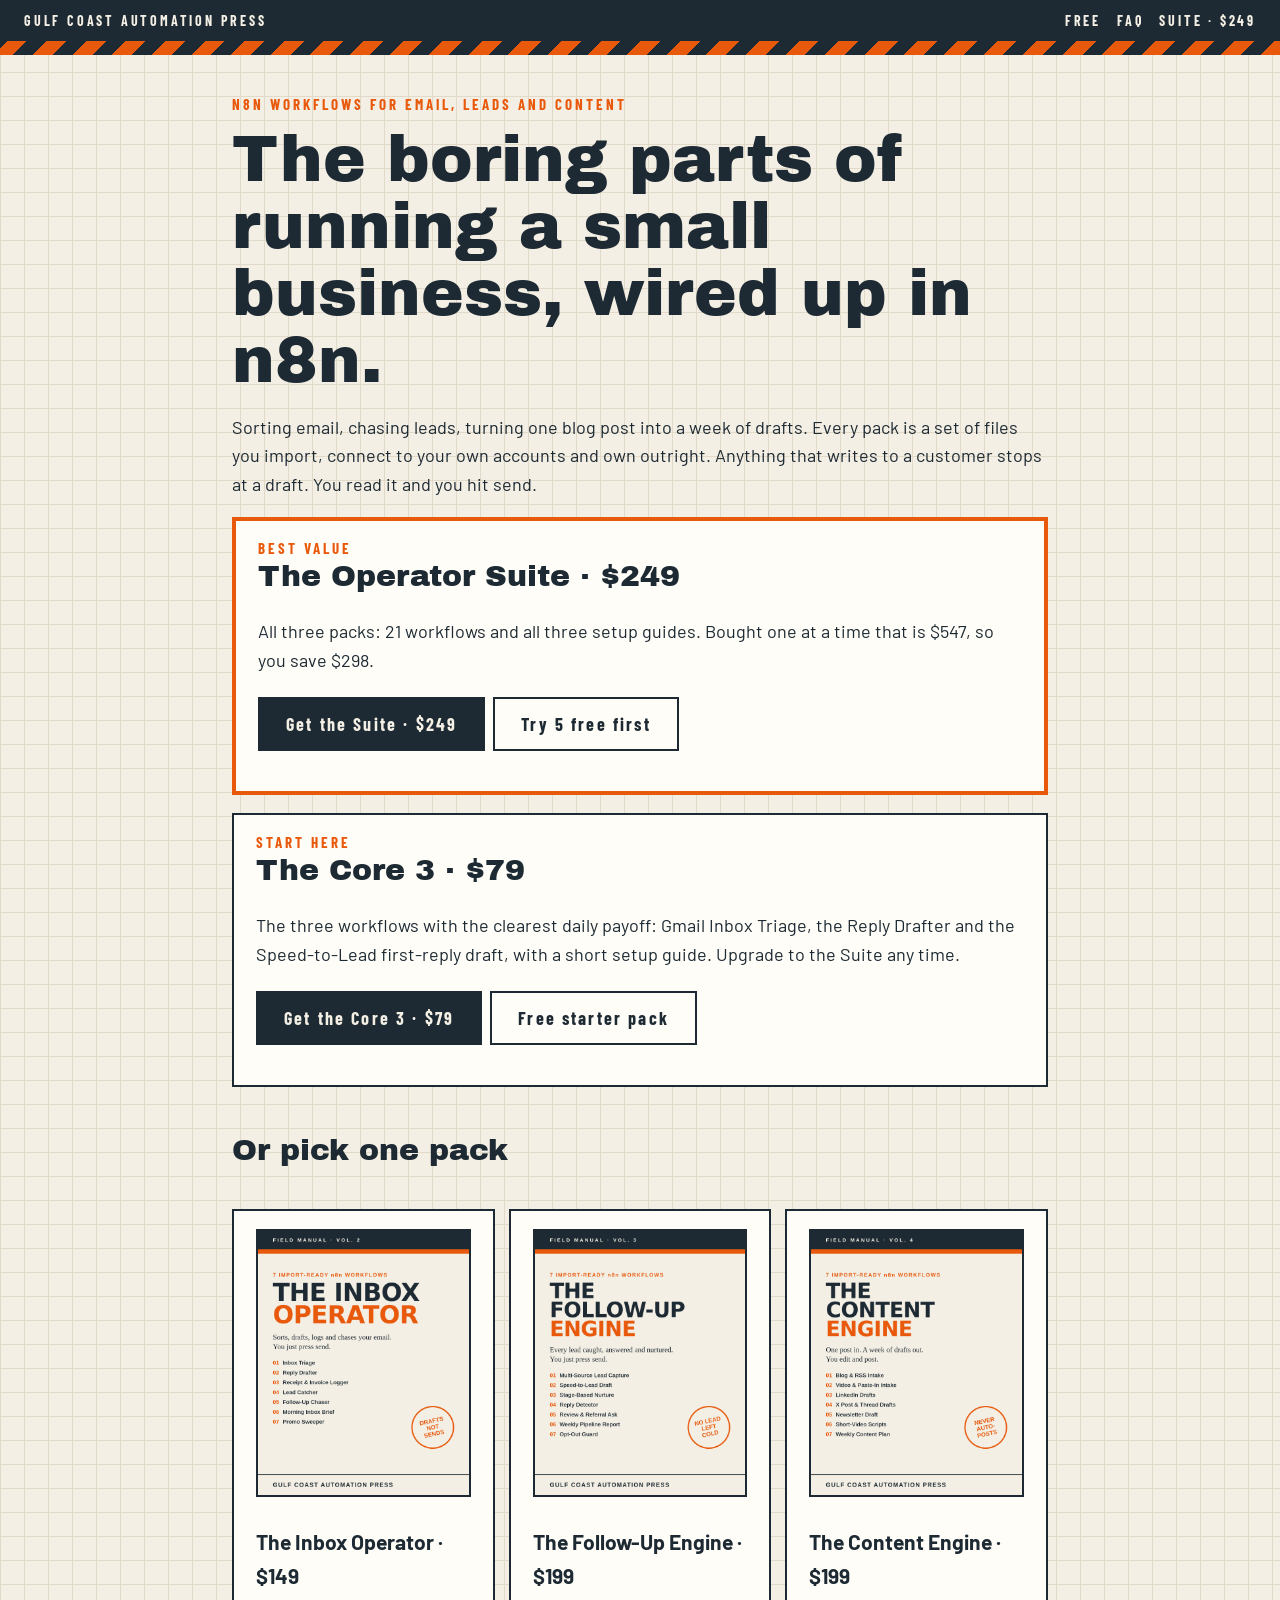
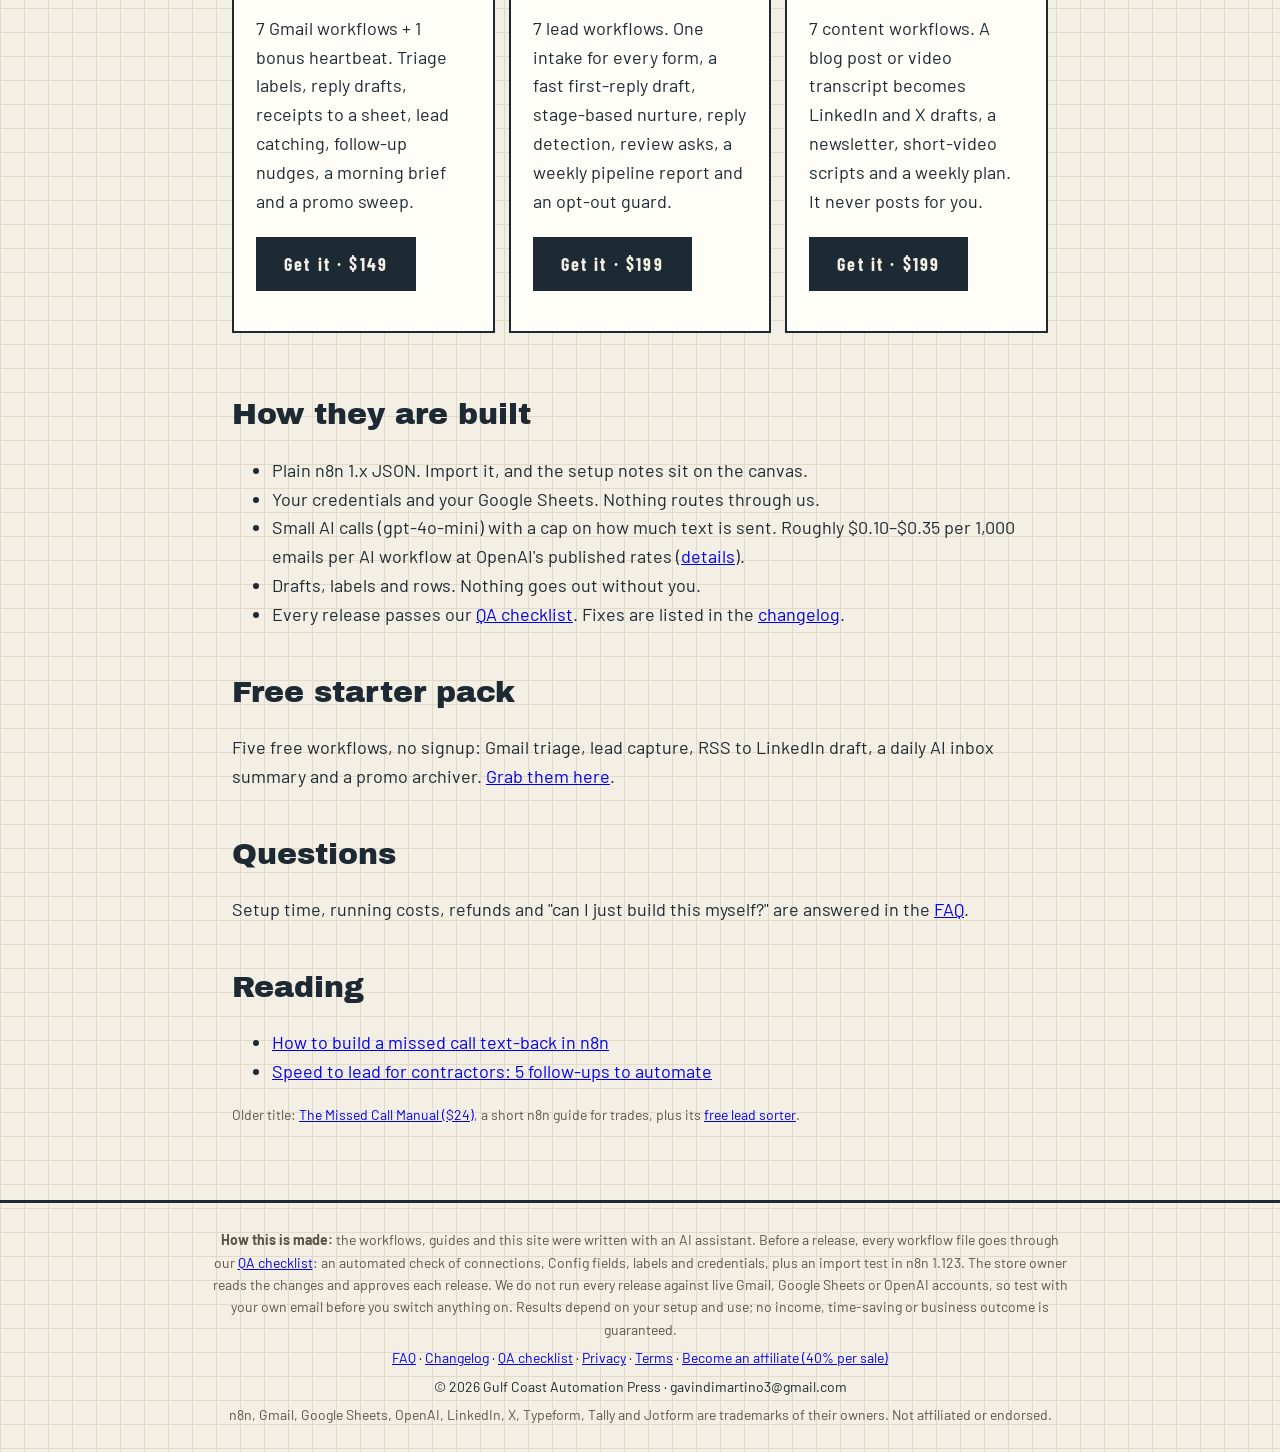
<file: index.html>
<!doctype html><html lang=en><head><meta charset=utf-8><meta name=viewport content="width=device-width,initial-scale=1"><title>n8n workflow packs for email, leads and content · Gulf Coast Automation Press</title><meta name=description content="Importable n8n workflow packs: The Operator Suite (21 workflows), The Inbox Operator, The Follow-Up Engine and The Content Engine. Drafts, not auto-sends. Five free workflows."><link rel=stylesheet href="/style.css"></head><body><nav><a href="/">GULF COAST AUTOMATION PRESS</a><span class=navr><a href="/free/">FREE</a><a href="/faq/">FAQ</a><a href="https://payhip.com/b/FG4vy">SUITE · $249</a></span></nav><div class=stripe></div><main><div class=k>n8n workflows for email, leads and content</div><h1>The boring parts of running a small business, wired up in n8n.</h1><p>Sorting email, chasing leads, turning one blog post into a week of drafts. Every pack is a set of files you import, connect to your own accounts and own outright. Anything that writes to a customer stops at a draft. You read it and you hit send.</p><div class="card best"><div class=k>Best value</div><h2 style="margin-top:4px">The Operator Suite · $249</h2><p>All three packs: 21 workflows and all three setup guides. Bought one at a time that is $547, so you save $298.</p><p><a class=btn href="https://payhip.com/b/FG4vy">Get the Suite · $249</a> <a class="btn alt" href="/free/">Try 5 free first</a></p></div><div class=card><div class=k>Start here</div><h2 style="margin-top:4px">The Core 3 · $79</h2><p>The three workflows with the clearest daily payoff: Gmail Inbox Triage, the Reply Drafter and the Speed-to-Lead first-reply draft, with a short setup guide. Upgrade to the Suite any time.</p><p><a class=btn href="https://payhip.com/b/n3eBY">Get the Core 3 · $79</a> <a class="btn alt" href="https://payhip.com/b/2LkEv">Free starter pack</a></p></div><h2>Or pick one pack</h2><div class=grid><div class=card><a href="https://payhip.com/b/syg6m"><img src="/img/inbox-operator.png" alt="The Inbox Operator cover"></a><h3>The Inbox Operator · $149</h3><p>7 Gmail workflows + 1 bonus heartbeat. Triage labels, reply drafts, receipts to a sheet, lead catching, follow-up nudges, a morning brief and a promo sweep.</p><p><a class=btn href="https://payhip.com/b/syg6m">Get it · $149</a></p></div><div class=card><a href="https://payhip.com/b/Wb8st"><img src="/img/follow-up-engine.png" alt="The Follow-Up Engine cover"></a><h3>The Follow-Up Engine · $199</h3><p>7 lead workflows. One intake for every form, a fast first-reply draft, stage-based nurture, reply detection, review asks, a weekly pipeline report and an opt-out guard.</p><p><a class=btn href="https://payhip.com/b/Wb8st">Get it · $199</a></p></div><div class=card><a href="https://payhip.com/b/jBWVy"><img src="/img/content-engine.png" alt="The Content Engine cover"></a><h3>The Content Engine · $199</h3><p>7 content workflows. A blog post or video transcript becomes LinkedIn and X drafts, a newsletter, short-video scripts and a weekly plan. It never posts for you.</p><p><a class=btn href="https://payhip.com/b/jBWVy">Get it · $199</a></p></div></div><h2>How they are built</h2><ul><li>Plain n8n 1.x JSON. Import it, and the setup notes sit on the canvas.</li><li>Your credentials and your Google Sheets. Nothing routes through us.</li><li>Small AI calls (gpt-4o-mini) with a cap on how much text is sent. Roughly $0.10–$0.35 per 1,000 emails per AI workflow at OpenAI's published rates (<a href="/faq/#cost">details</a>).</li><li>Drafts, labels and rows. Nothing goes out without you.</li><li>Every release passes our <a href="/qa/">QA checklist</a>. Fixes are listed in the <a href="/changelog/">changelog</a>.</li></ul><h2>Free starter pack</h2><p>Five free workflows, no signup: Gmail triage, lead capture, RSS to LinkedIn draft, a daily AI inbox summary and a promo archiver. <a href="/free/">Grab them here</a>.</p><h2>Questions</h2><p>Setup time, running costs, refunds and "can I just build this myself?" are answered in the <a href="/faq/">FAQ</a>.</p><h2>Reading</h2><ul><li><a href="/articles/missed-call-text-back-n8n.html">How to build a missed call text-back in n8n</a></li><li><a href="/articles/lead-follow-up-for-contractors.html">Speed to lead for contractors: 5 follow-ups to automate</a></li></ul><p class=small>Older title: <a href="https://payhip.com/b/NRvOV">The Missed Call Manual ($24)</a>, a short n8n guide for trades, plus its <a href="/sort-website-leads-by-urgency.json" download>free lead sorter</a>.</p></main><footer><p class=small><b>How this is made:</b> the workflows, guides and this site were written with an AI assistant. Before a release, every workflow file goes through our <a href="/qa/">QA checklist</a>: an automated check of connections, Config fields, labels and credentials, plus an import test in n8n 1.123. The store owner reads the changes and approves each release. We do not run every release against live Gmail, Google Sheets or OpenAI accounts, so test with your own email before you switch anything on. Results depend on your setup and use; no income, time-saving or business outcome is guaranteed.</p><p><a href="/faq/">FAQ</a> · <a href="/changelog/">Changelog</a> · <a href="/qa/">QA checklist</a> · <a href="/privacy/">Privacy</a> · <a href="/terms/">Terms</a> · <a href="https://payhip.com/auth/register/af6ae660e6de88c">Become an affiliate (40% per sale)</a></p><p>© 2026 Gulf Coast Automation Press · gavindimartino3@gmail.com</p><p class=small>n8n, Gmail, Google Sheets, OpenAI, LinkedIn, X, Typeform, Tally and Jotform are trademarks of their owners. Not affiliated or endorsed.</p></footer></body></html>
</file>
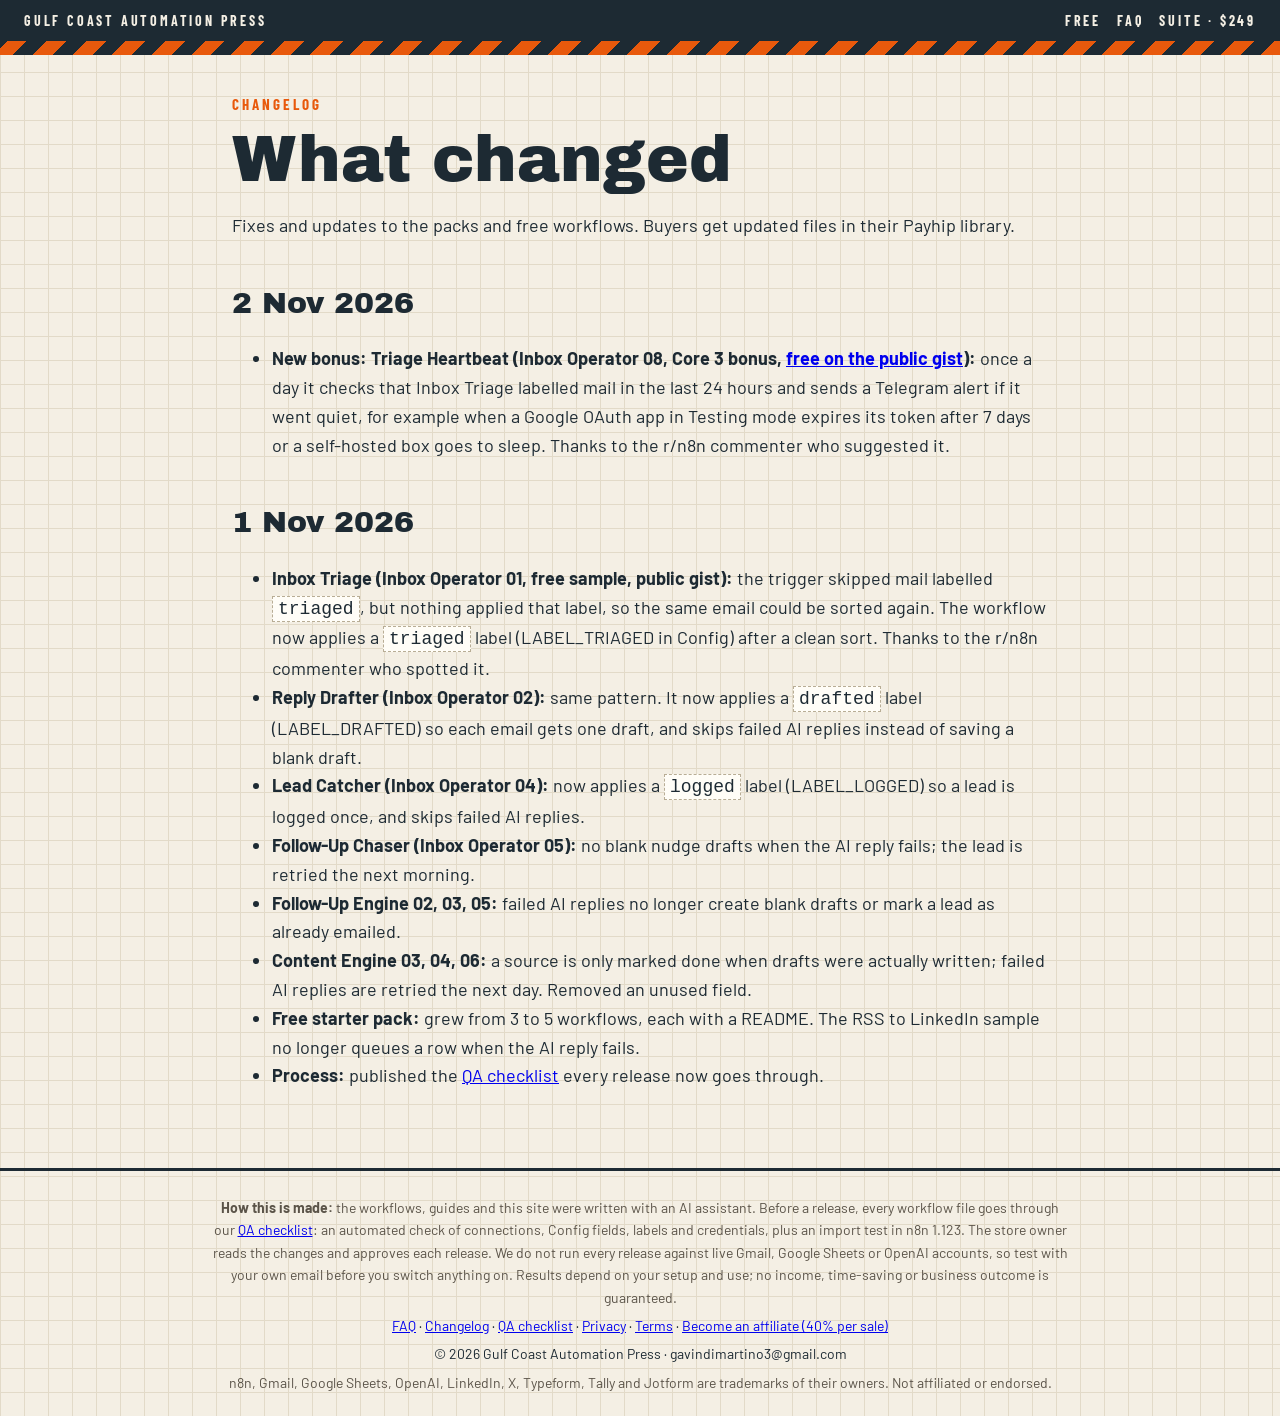
<file: changelog/index.html>
<!doctype html><html lang=en><head><meta charset=utf-8><meta name=viewport content="width=device-width,initial-scale=1"><title>Changelog · Gulf Coast Automation Press</title><meta name=description content="Fixes and updates to the n8n workflow packs."><link rel=stylesheet href="/style.css"></head><body><nav><a href="/">GULF COAST AUTOMATION PRESS</a><span class=navr><a href="/free/">FREE</a><a href="/faq/">FAQ</a><a href="https://payhip.com/b/FG4vy">SUITE · $249</a></span></nav><div class=stripe></div><main><div class=k>Changelog</div><h1>What changed</h1><p>Fixes and updates to the packs and free workflows. Buyers get updated files in their Payhip library.</p><h2>2 Nov 2026</h2><ul><li><b>New bonus: Triage Heartbeat (Inbox Operator 08, Core 3 bonus, <a href="https://gist.github.com/gulfcoastpress/025d46487b2449e3594d4ac132f1973c">free on the public gist</a>):</b> once a day it checks that Inbox Triage labelled mail in the last 24 hours and sends a Telegram alert if it went quiet, for example when a Google OAuth app in Testing mode expires its token after 7 days or a self-hosted box goes to sleep. Thanks to the r/n8n commenter who suggested it.</li></ul><h2>1 Nov 2026</h2><ul><li><b>Inbox Triage (Inbox Operator 01, free sample, public gist):</b> the trigger skipped mail labelled <code>triaged</code>, but nothing applied that label, so the same email could be sorted again. The workflow now applies a <code>triaged</code> label (LABEL_TRIAGED in Config) after a clean sort. Thanks to the r/n8n commenter who spotted it.</li><li><b>Reply Drafter (Inbox Operator 02):</b> same pattern. It now applies a <code>drafted</code> label (LABEL_DRAFTED) so each email gets one draft, and skips failed AI replies instead of saving a blank draft.</li><li><b>Lead Catcher (Inbox Operator 04):</b> now applies a <code>logged</code> label (LABEL_LOGGED) so a lead is logged once, and skips failed AI replies.</li><li><b>Follow-Up Chaser (Inbox Operator 05):</b> no blank nudge drafts when the AI reply fails; the lead is retried the next morning.</li><li><b>Follow-Up Engine 02, 03, 05:</b> failed AI replies no longer create blank drafts or mark a lead as already emailed.</li><li><b>Content Engine 03, 04, 06:</b> a source is only marked done when drafts were actually written; failed AI replies are retried the next day. Removed an unused field.</li><li><b>Free starter pack:</b> grew from 3 to 5 workflows, each with a README. The RSS to LinkedIn sample no longer queues a row when the AI reply fails.</li><li><b>Process:</b> published the <a href="/qa/">QA checklist</a> every release now goes through.</li></ul></main><footer><p class=small><b>How this is made:</b> the workflows, guides and this site were written with an AI assistant. Before a release, every workflow file goes through our <a href="/qa/">QA checklist</a>: an automated check of connections, Config fields, labels and credentials, plus an import test in n8n 1.123. The store owner reads the changes and approves each release. We do not run every release against live Gmail, Google Sheets or OpenAI accounts, so test with your own email before you switch anything on. Results depend on your setup and use; no income, time-saving or business outcome is guaranteed.</p><p><a href="/faq/">FAQ</a> · <a href="/changelog/">Changelog</a> · <a href="/qa/">QA checklist</a> · <a href="/privacy/">Privacy</a> · <a href="/terms/">Terms</a> · <a href="https://payhip.com/auth/register/af6ae660e6de88c">Become an affiliate (40% per sale)</a></p><p>© 2026 Gulf Coast Automation Press · gavindimartino3@gmail.com</p><p class=small>n8n, Gmail, Google Sheets, OpenAI, LinkedIn, X, Typeform, Tally and Jotform are trademarks of their owners. Not affiliated or endorsed.</p></footer></body></html>
</file>
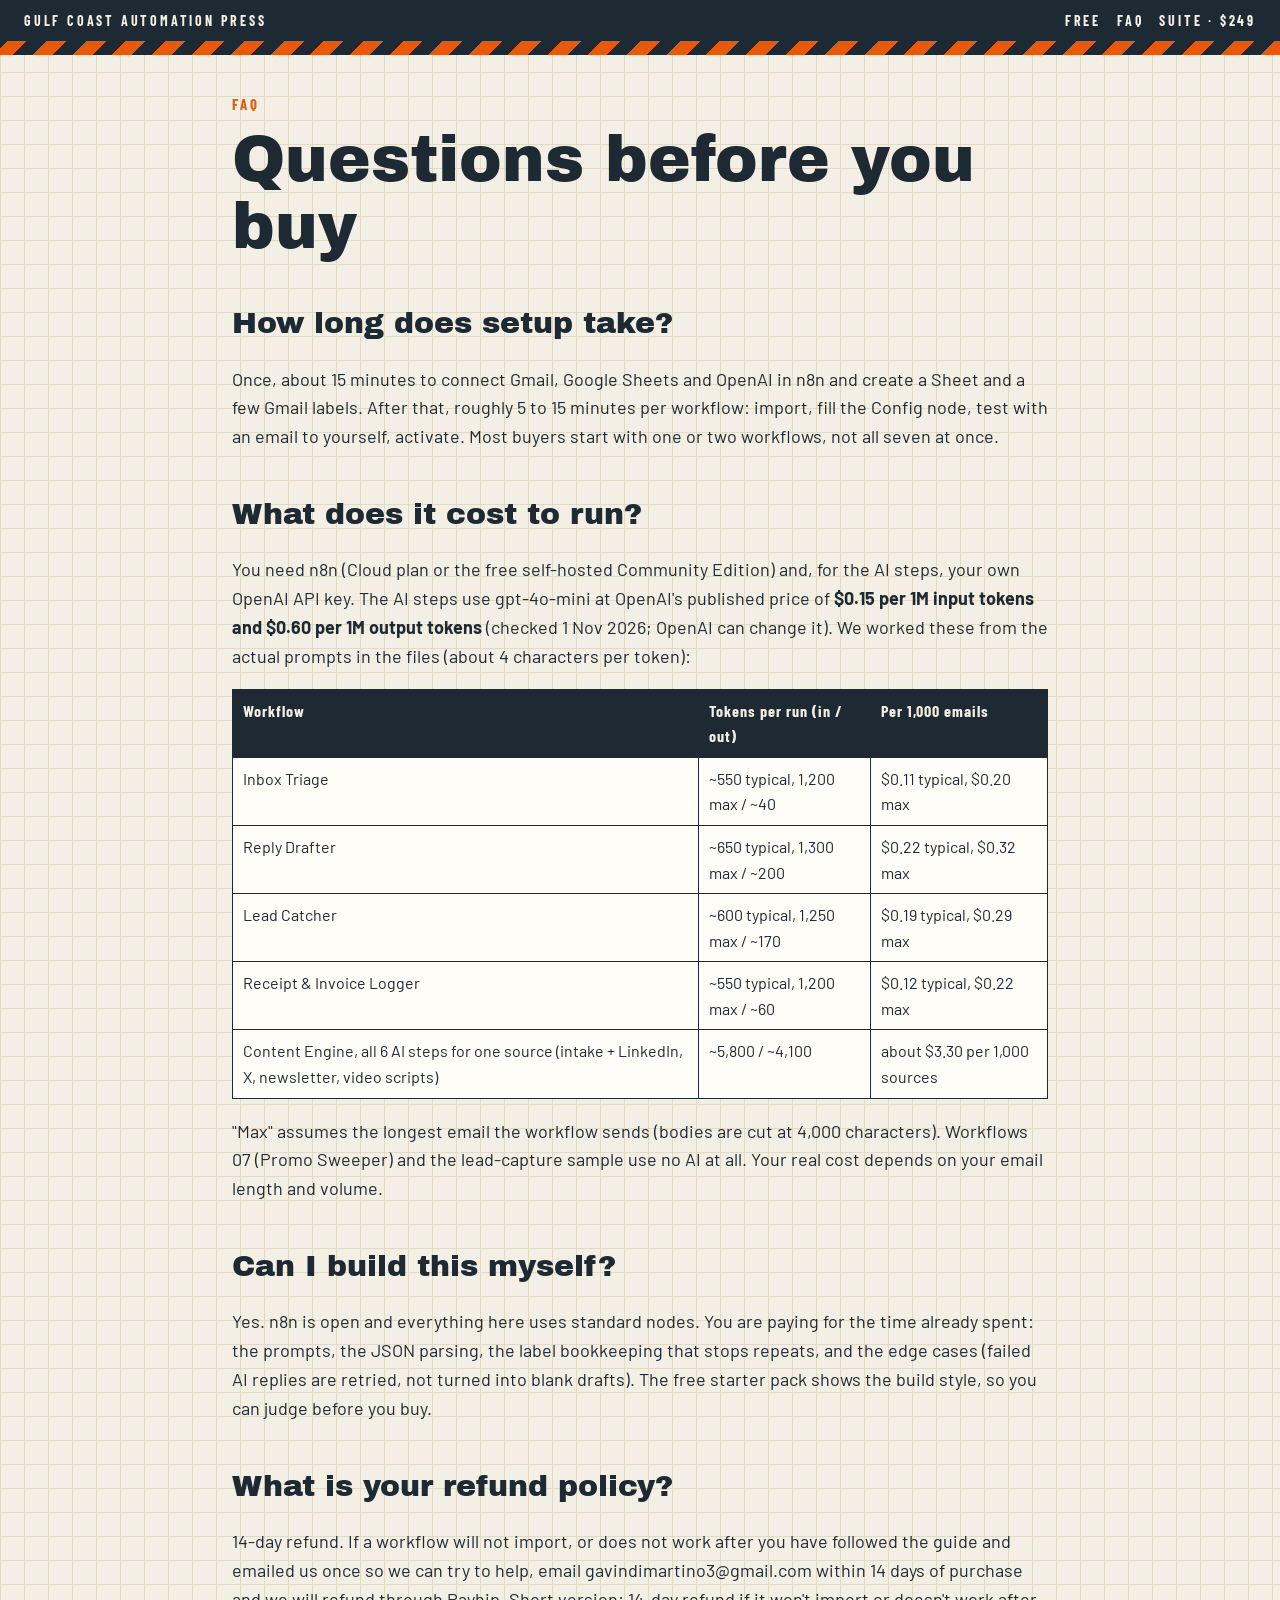
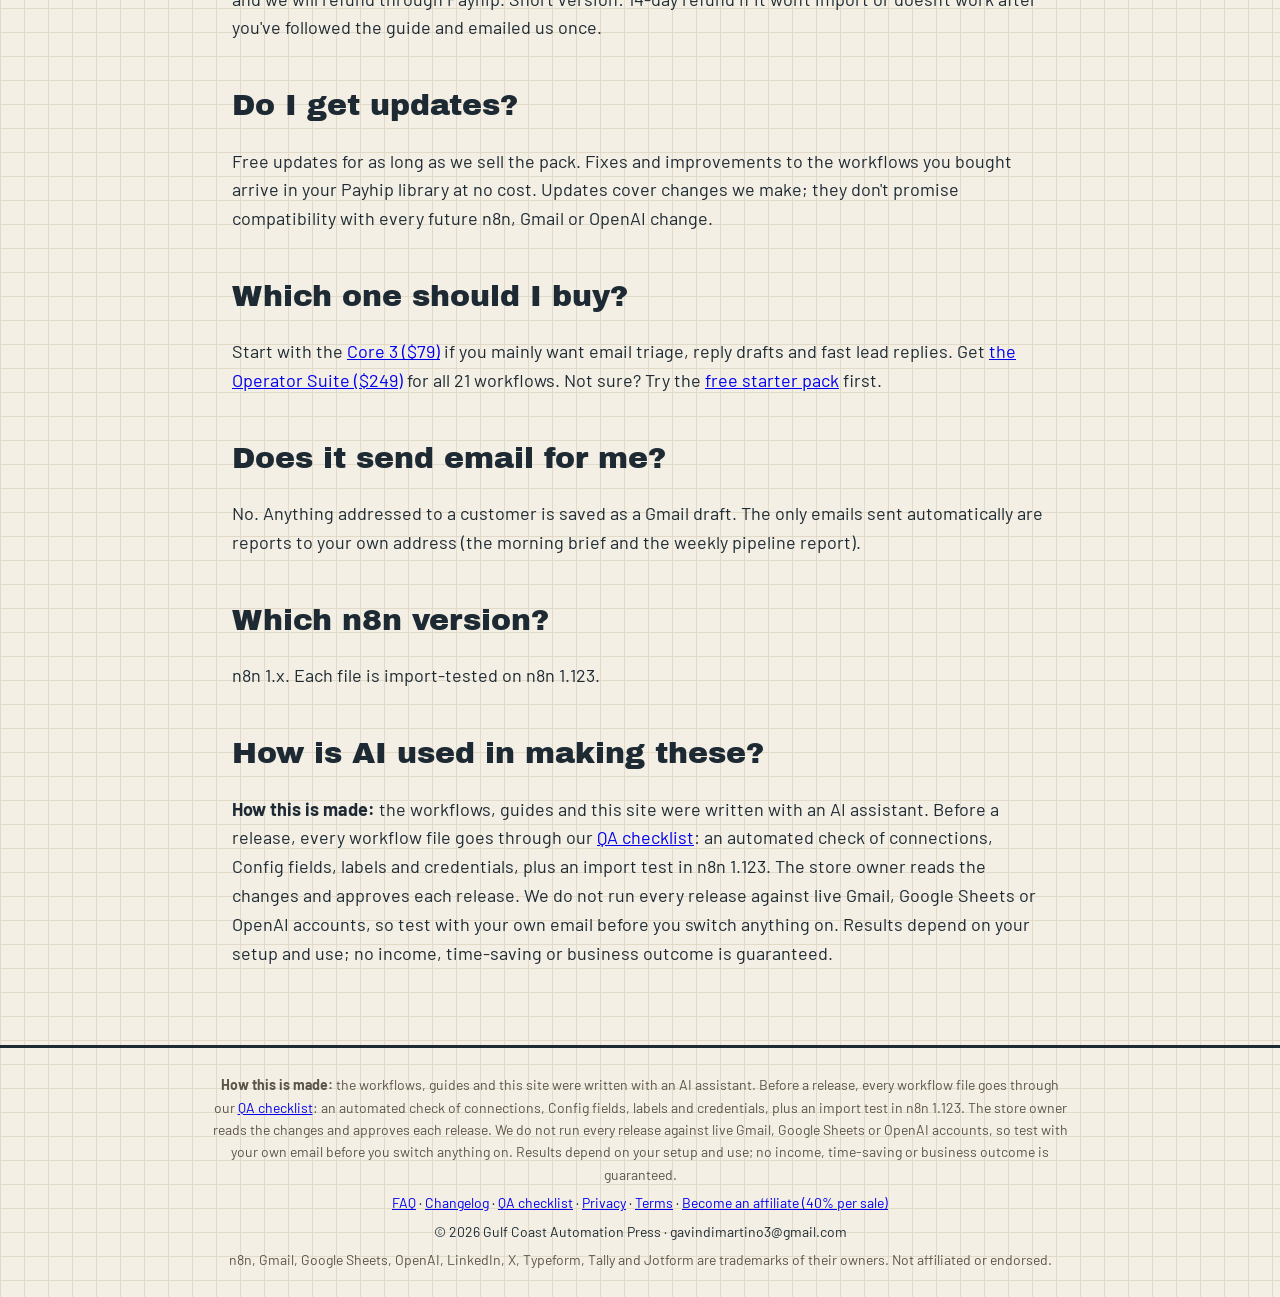
<file: faq/index.html>
<!doctype html><html lang=en><head><meta charset=utf-8><meta name=viewport content="width=device-width,initial-scale=1"><title>FAQ · Gulf Coast Automation Press</title><meta name=description content="Setup time, OpenAI running costs per 1,000 emails, refunds and whether you can build these n8n workflows yourself."><link rel=stylesheet href="/style.css"></head><body><nav><a href="/">GULF COAST AUTOMATION PRESS</a><span class=navr><a href="/free/">FREE</a><a href="/faq/">FAQ</a><a href="https://payhip.com/b/FG4vy">SUITE · $249</a></span></nav><div class=stripe></div><main><div class=k>FAQ</div><h1>Questions before you buy</h1><h2>How long does setup take?</h2><p>Once, about 15 minutes to connect Gmail, Google Sheets and OpenAI in n8n and create a Sheet and a few Gmail labels. After that, roughly 5 to 15 minutes per workflow: import, fill the Config node, test with an email to yourself, activate. Most buyers start with one or two workflows, not all seven at once.</p><h2 id=cost>What does it cost to run?</h2><p>You need n8n (Cloud plan or the free self-hosted Community Edition) and, for the AI steps, your own OpenAI API key. The AI steps use gpt-4o-mini at OpenAI's published price of <b>$0.15 per 1M input tokens and $0.60 per 1M output tokens</b> (checked 1 Nov 2026; OpenAI can change it). We worked these from the actual prompts in the files (about 4 characters per token):</p><div class=tw><table><thead><tr><th>Workflow</th><th>Tokens per run (in / out)</th><th>Per 1,000 emails</th></tr></thead><tbody><tr><td>Inbox Triage</td><td>~550 typical, 1,200 max / ~40</td><td>$0.11 typical, $0.20 max</td></tr><tr><td>Reply Drafter</td><td>~650 typical, 1,300 max / ~200</td><td>$0.22 typical, $0.32 max</td></tr><tr><td>Lead Catcher</td><td>~600 typical, 1,250 max / ~170</td><td>$0.19 typical, $0.29 max</td></tr><tr><td>Receipt &amp; Invoice Logger</td><td>~550 typical, 1,200 max / ~60</td><td>$0.12 typical, $0.22 max</td></tr><tr><td>Content Engine, all 6 AI steps for one source (intake + LinkedIn, X, newsletter, video scripts)</td><td>~5,800 / ~4,100</td><td>about $3.30 per 1,000 sources</td></tr></tbody></table></div><p>"Max" assumes the longest email the workflow sends (bodies are cut at 4,000 characters). Workflows 07 (Promo Sweeper) and the lead-capture sample use no AI at all. Your real cost depends on your email length and volume.</p><h2>Can I build this myself?</h2><p>Yes. n8n is open and everything here uses standard nodes. You are paying for the time already spent: the prompts, the JSON parsing, the label bookkeeping that stops repeats, and the edge cases (failed AI replies are retried, not turned into blank drafts). The free starter pack shows the build style, so you can judge before you buy.</p><h2>What is your refund policy?</h2><p>14-day refund. If a workflow will not import, or does not work after you have followed the guide and emailed us once so we can try to help, email gavindimartino3@gmail.com within 14 days of purchase and we will refund through Payhip. Short version: 14-day refund if it won't import or doesn't work after you've followed the guide and emailed us once.</p><h2>Do I get updates?</h2><p>Free updates for as long as we sell the pack. Fixes and improvements to the workflows you bought arrive in your Payhip library at no cost. Updates cover changes we make; they don't promise compatibility with every future n8n, Gmail or OpenAI change.</p><h2>Which one should I buy?</h2><p>Start with the <a href="https://payhip.com/b/n3eBY">Core 3 ($79)</a> if you mainly want email triage, reply drafts and fast lead replies. Get <a href="https://payhip.com/b/FG4vy">the Operator Suite ($249)</a> for all 21 workflows. Not sure? Try the <a href="/free/">free starter pack</a> first.</p><h2>Does it send email for me?</h2><p>No. Anything addressed to a customer is saved as a Gmail draft. The only emails sent automatically are reports to your own address (the morning brief and the weekly pipeline report).</p><h2>Which n8n version?</h2><p>n8n 1.x. Each file is import-tested on n8n 1.123.</p><h2 id=ai>How is AI used in making these?</h2><p><b>How this is made:</b> the workflows, guides and this site were written with an AI assistant. Before a release, every workflow file goes through our <a href="/qa/">QA checklist</a>: an automated check of connections, Config fields, labels and credentials, plus an import test in n8n 1.123. The store owner reads the changes and approves each release. We do not run every release against live Gmail, Google Sheets or OpenAI accounts, so test with your own email before you switch anything on. Results depend on your setup and use; no income, time-saving or business outcome is guaranteed.</p></main><footer><p class=small><b>How this is made:</b> the workflows, guides and this site were written with an AI assistant. Before a release, every workflow file goes through our <a href="/qa/">QA checklist</a>: an automated check of connections, Config fields, labels and credentials, plus an import test in n8n 1.123. The store owner reads the changes and approves each release. We do not run every release against live Gmail, Google Sheets or OpenAI accounts, so test with your own email before you switch anything on. Results depend on your setup and use; no income, time-saving or business outcome is guaranteed.</p><p><a href="/faq/">FAQ</a> · <a href="/changelog/">Changelog</a> · <a href="/qa/">QA checklist</a> · <a href="/privacy/">Privacy</a> · <a href="/terms/">Terms</a> · <a href="https://payhip.com/auth/register/af6ae660e6de88c">Become an affiliate (40% per sale)</a></p><p>© 2026 Gulf Coast Automation Press · gavindimartino3@gmail.com</p><p class=small>n8n, Gmail, Google Sheets, OpenAI, LinkedIn, X, Typeform, Tally and Jotform are trademarks of their owners. Not affiliated or endorsed.</p></footer></body></html>
</file>
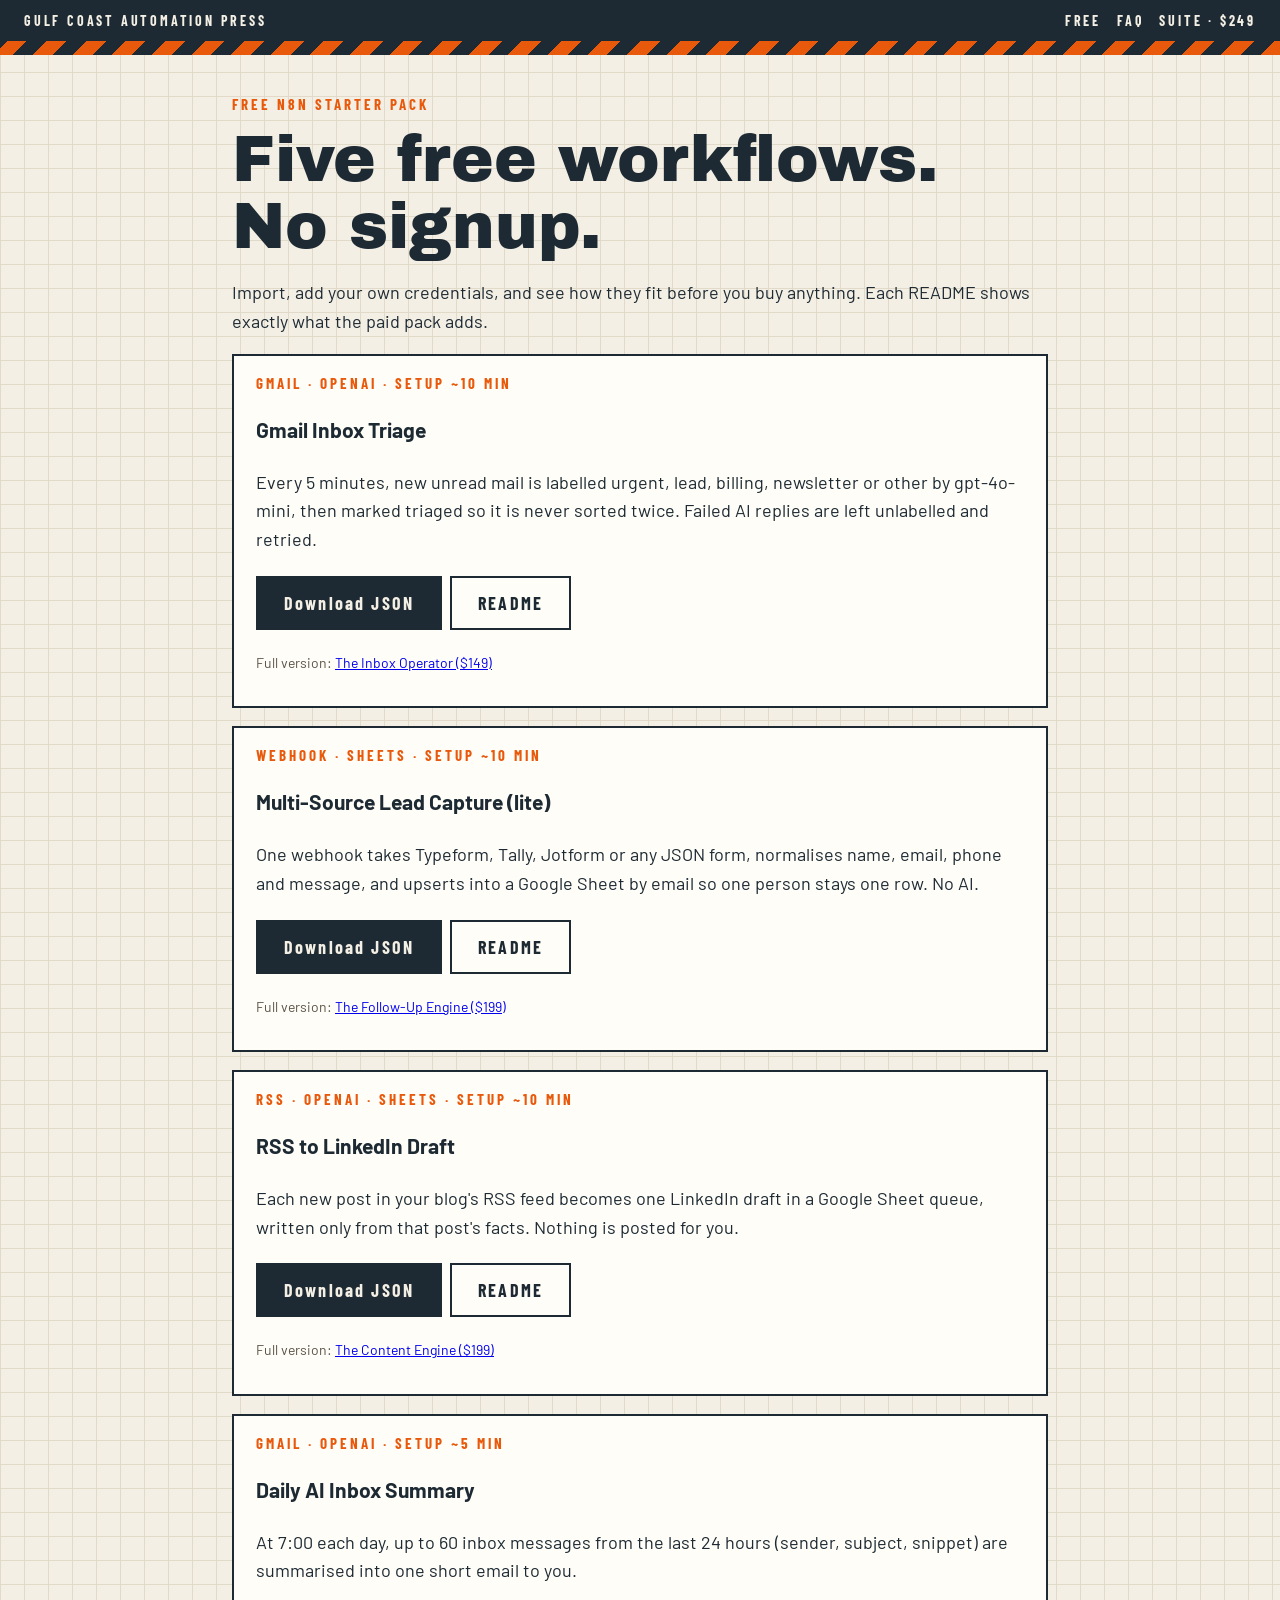
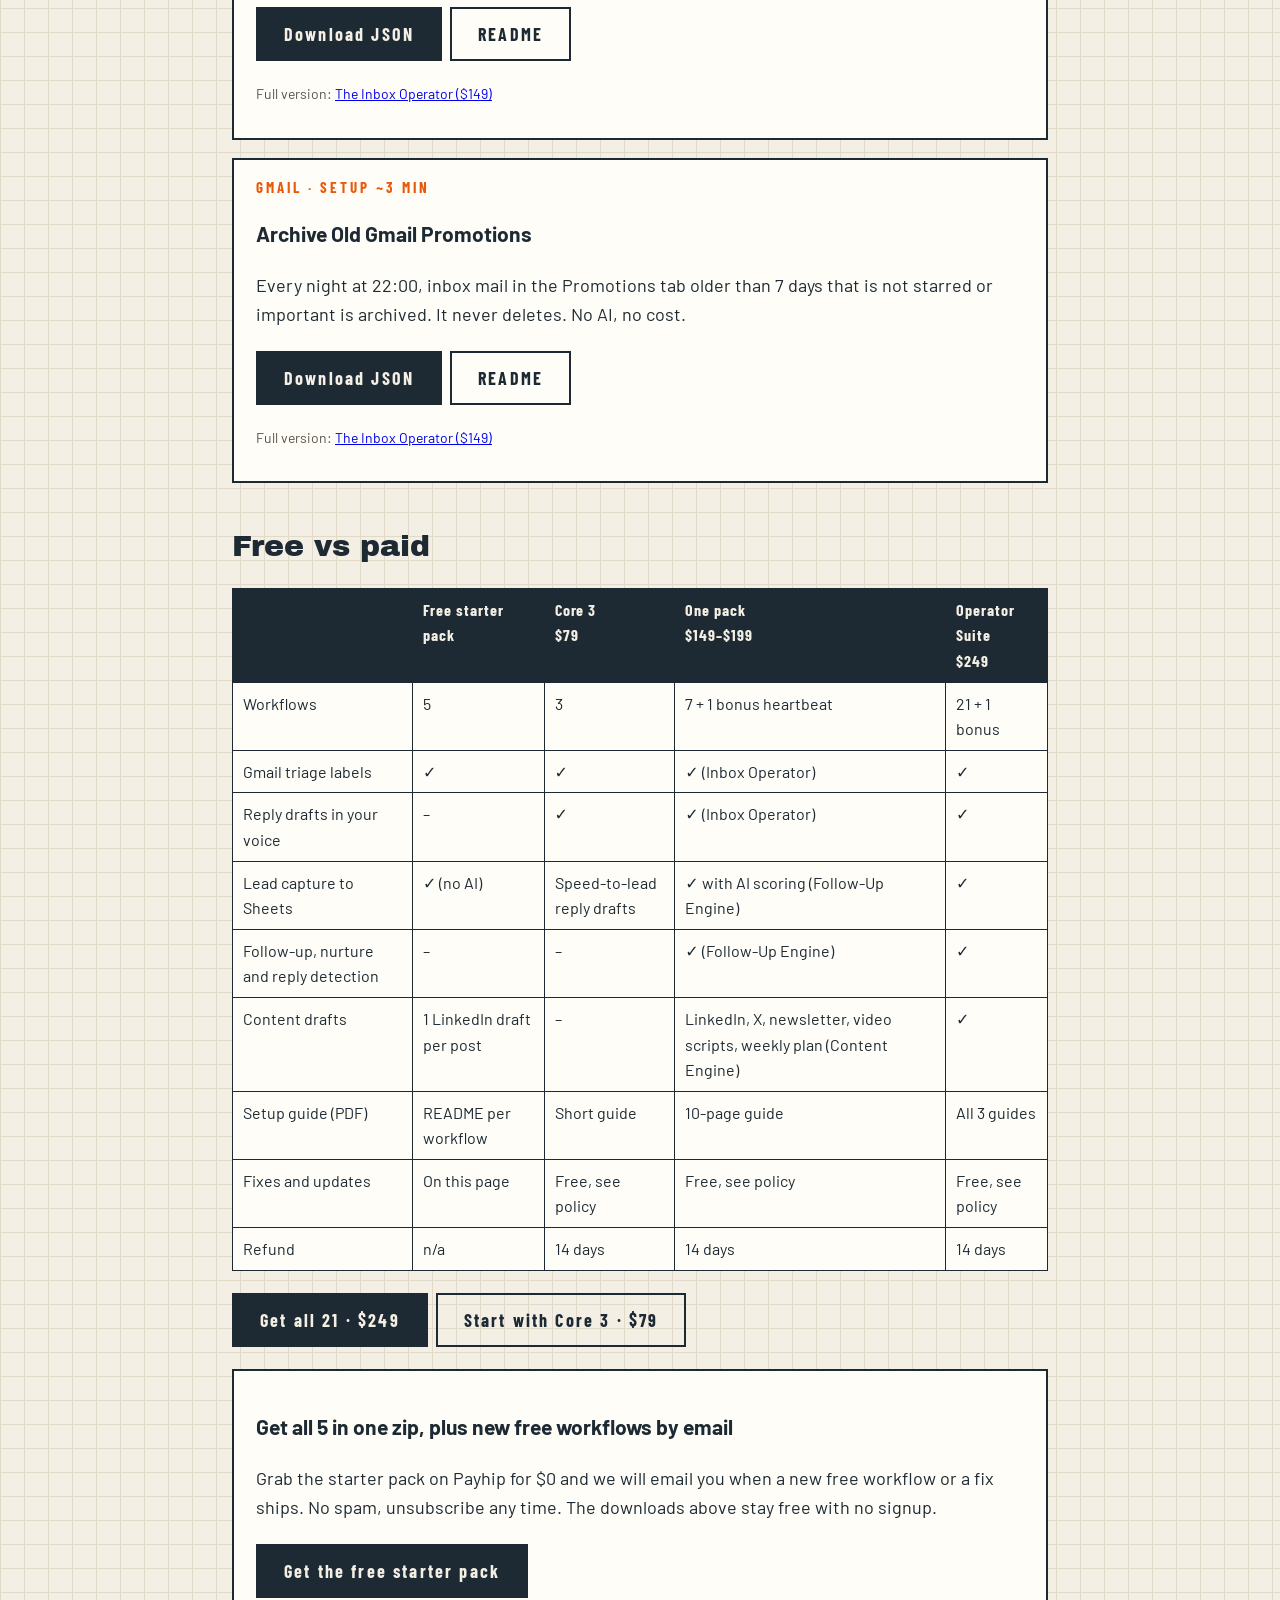
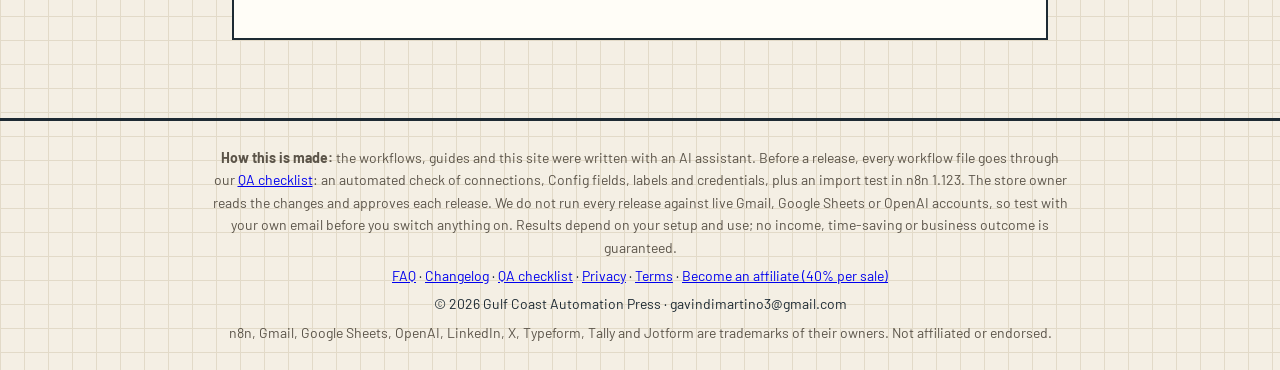
<file: free/index.html>
<!doctype html><html lang=en><head><meta charset=utf-8><meta name=viewport content="width=device-width,initial-scale=1"><title>Free n8n starter pack: 5 workflows · Gulf Coast Automation Press</title><meta name=description content="Five free n8n workflows: Gmail triage, lead capture, RSS to LinkedIn drafts, a daily AI inbox summary and a promo archiver. No signup."><link rel=stylesheet href="/style.css"></head><body><nav><a href="/">GULF COAST AUTOMATION PRESS</a><span class=navr><a href="/free/">FREE</a><a href="/faq/">FAQ</a><a href="https://payhip.com/b/FG4vy">SUITE · $249</a></span></nav><div class=stripe></div><main><div class=k>Free n8n starter pack</div><h1>Five free workflows. No signup.</h1><p>Import, add your own credentials, and see how they fit before you buy anything. Each README shows exactly what the paid pack adds.</p><div class=card><div class=k>Gmail · OpenAI · setup ~10 min</div><h3>Gmail Inbox Triage</h3><p>Every 5 minutes, new unread mail is labelled urgent, lead, billing, newsletter or other by gpt-4o-mini, then marked triaged so it is never sorted twice. Failed AI replies are left unlabelled and retried.</p><p><a class=btn href="inbox-triage-sample.json" download>Download JSON</a> <a class="btn alt" href="inbox-triage-sample-README.txt">README</a></p><p class=small>Full version: <a href="https://payhip.com/b/syg6m">The Inbox Operator ($149)</a></p></div><div class=card><div class=k>Webhook · Sheets · setup ~10 min</div><h3>Multi-Source Lead Capture (lite)</h3><p>One webhook takes Typeform, Tally, Jotform or any JSON form, normalises name, email, phone and message, and upserts into a Google Sheet by email so one person stays one row. No AI.</p><p><a class=btn href="lead-capture-sample.json" download>Download JSON</a> <a class="btn alt" href="lead-capture-sample-README.txt">README</a></p><p class=small>Full version: <a href="https://payhip.com/b/Wb8st">The Follow-Up Engine ($199)</a></p></div><div class=card><div class=k>RSS · OpenAI · Sheets · setup ~10 min</div><h3>RSS to LinkedIn Draft</h3><p>Each new post in your blog's RSS feed becomes one LinkedIn draft in a Google Sheet queue, written only from that post's facts. Nothing is posted for you.</p><p><a class=btn href="content-sample.json" download>Download JSON</a> <a class="btn alt" href="content-sample-README.txt">README</a></p><p class=small>Full version: <a href="https://payhip.com/b/jBWVy">The Content Engine ($199)</a></p></div><div class=card><div class=k>Gmail · OpenAI · setup ~5 min</div><h3>Daily AI Inbox Summary</h3><p>At 7:00 each day, up to 60 inbox messages from the last 24 hours (sender, subject, snippet) are summarised into one short email to you.</p><p><a class=btn href="daily-ai-gmail-inbox-summary.json" download>Download JSON</a> <a class="btn alt" href="daily-ai-gmail-inbox-summary-README.txt">README</a></p><p class=small>Full version: <a href="https://payhip.com/b/syg6m">The Inbox Operator ($149)</a></p></div><div class=card><div class=k>Gmail · setup ~3 min</div><h3>Archive Old Gmail Promotions</h3><p>Every night at 22:00, inbox mail in the Promotions tab older than 7 days that is not starred or important is archived. It never deletes. No AI, no cost.</p><p><a class=btn href="archive-old-gmail-promotions.json" download>Download JSON</a> <a class="btn alt" href="archive-old-gmail-promotions-README.txt">README</a></p><p class=small>Full version: <a href="https://payhip.com/b/syg6m">The Inbox Operator ($149)</a></p></div><h2>Free vs paid</h2><div class=tw><table><thead><tr><th></th><th>Free starter pack</th><th>Core 3<br>$79</th><th>One pack<br>$149–$199</th><th>Operator Suite<br>$249</th></tr></thead><tbody><tr><td>Workflows</td><td>5</td><td>3</td><td>7 + 1 bonus heartbeat</td><td>21 + 1 bonus</td></tr><tr><td>Gmail triage labels</td><td>✓</td><td>✓</td><td>✓ (Inbox Operator)</td><td>✓</td></tr><tr><td>Reply drafts in your voice</td><td>–</td><td>✓</td><td>✓ (Inbox Operator)</td><td>✓</td></tr><tr><td>Lead capture to Sheets</td><td>✓ (no AI)</td><td>Speed-to-lead reply drafts</td><td>✓ with AI scoring (Follow-Up Engine)</td><td>✓</td></tr><tr><td>Follow-up, nurture and reply detection</td><td>–</td><td>–</td><td>✓ (Follow-Up Engine)</td><td>✓</td></tr><tr><td>Content drafts</td><td>1 LinkedIn draft per post</td><td>–</td><td>LinkedIn, X, newsletter, video scripts, weekly plan (Content Engine)</td><td>✓</td></tr><tr><td>Setup guide (PDF)</td><td>README per workflow</td><td>Short guide</td><td>10-page guide</td><td>All 3 guides</td></tr><tr><td>Fixes and updates</td><td>On this page</td><td>Free, see policy</td><td>Free, see policy</td><td>Free, see policy</td></tr><tr><td>Refund</td><td>n/a</td><td>14 days</td><td>14 days</td><td>14 days</td></tr></tbody></table></div><p><a class=btn href="https://payhip.com/b/FG4vy">Get all 21 · $249</a> <a class="btn alt" href="https://payhip.com/b/n3eBY">Start with Core 3 · $79</a></p><div class=card><h3>Get all 5 in one zip, plus new free workflows by email</h3><p>Grab the starter pack on Payhip for $0 and we will email you when a new free workflow or a fix ships. No spam, unsubscribe any time. The downloads above stay free with no signup.</p><p><a class=btn href="https://payhip.com/b/2LkEv">Get the free starter pack</a></p></div></main><footer><p class=small><b>How this is made:</b> the workflows, guides and this site were written with an AI assistant. Before a release, every workflow file goes through our <a href="/qa/">QA checklist</a>: an automated check of connections, Config fields, labels and credentials, plus an import test in n8n 1.123. The store owner reads the changes and approves each release. We do not run every release against live Gmail, Google Sheets or OpenAI accounts, so test with your own email before you switch anything on. Results depend on your setup and use; no income, time-saving or business outcome is guaranteed.</p><p><a href="/faq/">FAQ</a> · <a href="/changelog/">Changelog</a> · <a href="/qa/">QA checklist</a> · <a href="/privacy/">Privacy</a> · <a href="/terms/">Terms</a> · <a href="https://payhip.com/auth/register/af6ae660e6de88c">Become an affiliate (40% per sale)</a></p><p>© 2026 Gulf Coast Automation Press · gavindimartino3@gmail.com</p><p class=small>n8n, Gmail, Google Sheets, OpenAI, LinkedIn, X, Typeform, Tally and Jotform are trademarks of their owners. Not affiliated or endorsed.</p></footer></body></html>
</file>
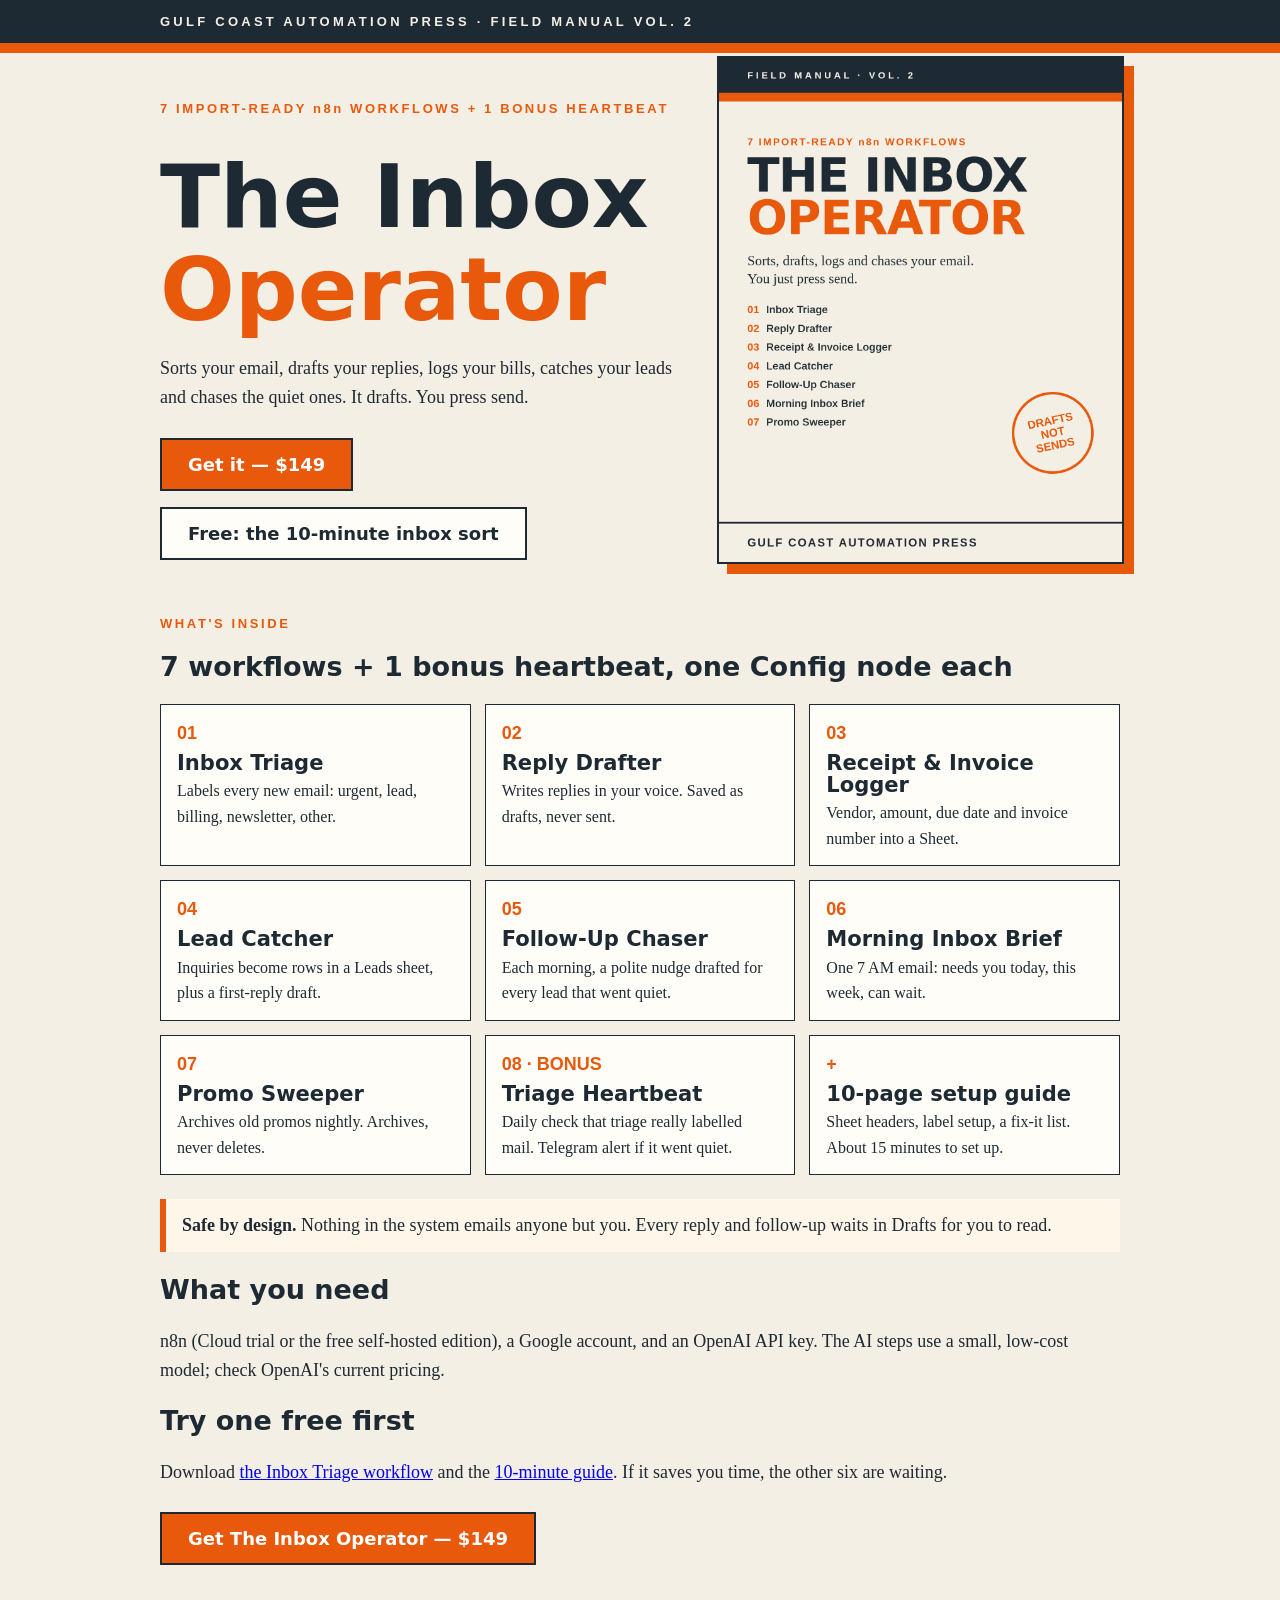
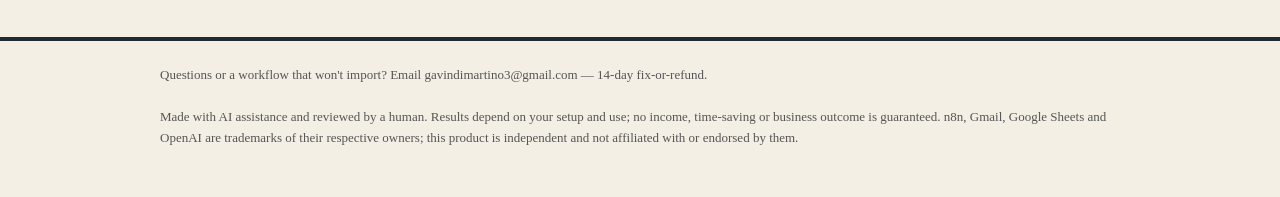
<file: inbox-operator/index.html>
<!doctype html><html lang=en><head><meta charset=utf-8><meta name=viewport content="width=device-width,initial-scale=1">
<title>The Inbox Operator — 7 n8n workflows + 1 bonus heartbeat for your email</title>
<meta name=description content="Seven import-ready n8n workflows plus a bonus heartbeat check that sort your email, draft replies, log invoices, catch leads and chase follow-ups. Drafts, never sends.">
<style>
body{margin:0;background:#f4efe4;color:#1d2a33;font:18px/1.6 Georgia,serif}
.w{max-width:960px;margin:0 auto;padding:0 24px}header{background:#1d2a33;color:#f4efe4;border-bottom:10px solid #e8590c;padding:14px 0;font:700 13px sans-serif;letter-spacing:.25em}
header a{color:#f4efe4;text-decoration:none}h1,h2,h3{font-family:system-ui,sans-serif;font-weight:800;line-height:1.05}
h1{font-size:clamp(44px,8vw,88px);margin:.4em 0 .2em}h1 em{font-style:normal;color:#e8590c}.k{font:700 13px sans-serif;letter-spacing:.2em;color:#e8590c;margin-top:48px}
.hero{display:grid;grid-template-columns:1.3fr 1fr;gap:32px;align-items:center}.hero img{width:100%;border:2px solid #1d2a33;box-shadow:10px 10px 0 #e8590c}
.btn{display:inline-block;background:#e8590c;color:#fff;font:800 18px system-ui;padding:14px 26px;text-decoration:none;border:2px solid #1d2a33;margin:8px 12px 8px 0}.btn.alt{background:#fffdf7;color:#1d2a33}
.g{display:grid;grid-template-columns:repeat(auto-fit,minmax(260px,1fr));gap:14px}.c{background:#fffdf7;border:1.5px solid #1d2a33;padding:14px 16px}.c b{color:#e8590c;font-family:sans-serif}.c h3{margin:.2em 0}
.c p{margin:0;font-size:16px}.n{border-left:6px solid #e8590c;background:#fff6ea;padding:12px 16px;margin:24px 0}
footer{margin-top:64px;border-top:4px solid #1d2a33;padding:24px 0 48px;font-size:13px;color:#555}@media(max-width:720px){.hero{grid-template-columns:1fr}}
</style></head><body>
<header><div class=w><a href="/">GULF COAST AUTOMATION PRESS</a> · FIELD MANUAL VOL. 2</div></header>
<main class=w>
<section class=hero><div><div class=k>7 IMPORT-READY n8n WORKFLOWS + 1 BONUS HEARTBEAT</div><h1>The Inbox <em>Operator</em></h1>
<p>Sorts your email, drafts your replies, logs your bills, catches your leads and chases the quiet ones. It drafts. You press send.</p>
<a class=btn href="https://payhip.com/b/syg6m">Get it — $149</a><a class="btn alt" href="10-minute-inbox-sort.pdf">Free: the 10-minute inbox sort</a></div>
<img src="cover.png" alt="The Inbox Operator cover"></section>
<div class=k>WHAT'S INSIDE</div><h2>7 workflows + 1 bonus heartbeat, one Config node each</h2>
<div class=g>
<div class=c><b>01</b><h3>Inbox Triage</h3><p>Labels every new email: urgent, lead, billing, newsletter, other.</p></div>
<div class=c><b>02</b><h3>Reply Drafter</h3><p>Writes replies in your voice. Saved as drafts, never sent.</p></div>
<div class=c><b>03</b><h3>Receipt &amp; Invoice Logger</h3><p>Vendor, amount, due date and invoice number into a Sheet.</p></div>
<div class=c><b>04</b><h3>Lead Catcher</h3><p>Inquiries become rows in a Leads sheet, plus a first-reply draft.</p></div>
<div class=c><b>05</b><h3>Follow-Up Chaser</h3><p>Each morning, a polite nudge drafted for every lead that went quiet.</p></div>
<div class=c><b>06</b><h3>Morning Inbox Brief</h3><p>One 7 AM email: needs you today, this week, can wait.</p></div>
<div class=c><b>07</b><h3>Promo Sweeper</h3><p>Archives old promos nightly. Archives, never deletes.</p></div>
<div class=c><b>08 · BONUS</b><h3>Triage Heartbeat</h3><p>Daily check that triage really labelled mail. Telegram alert if it went quiet.</p></div>
<div class=c><b>+</b><h3>10-page setup guide</h3><p>Sheet headers, label setup, a fix-it list. About 15 minutes to set up.</p></div></div>
<div class=n><b>Safe by design.</b> Nothing in the system emails anyone but you. Every reply and follow-up waits in Drafts for you to read.</div>
<h2>What you need</h2><p>n8n (Cloud trial or the free self-hosted edition), a Google account, and an OpenAI API key. The AI steps use a small, low-cost model; check OpenAI's current pricing.</p>
<h2>Try one free first</h2><p>Download <a href="inbox-triage-free.json">the Inbox Triage workflow</a> and the <a href="10-minute-inbox-sort.pdf">10-minute guide</a>. If it saves you time, the other six are waiting.</p>
<a class=btn href="https://payhip.com/b/syg6m">Get The Inbox Operator — $149</a>
</main>
<footer><div class=w>Questions or a workflow that won't import? Email gavindimartino3@gmail.com — 14-day fix-or-refund.<br><br>Made with AI assistance and reviewed by a human. Results depend on your setup and use; no income, time-saving or business outcome is guaranteed. n8n, Gmail, Google Sheets and OpenAI are trademarks of their respective owners; this product is independent and not affiliated with or endorsed by them.</div></footer>
</body></html>
</file>
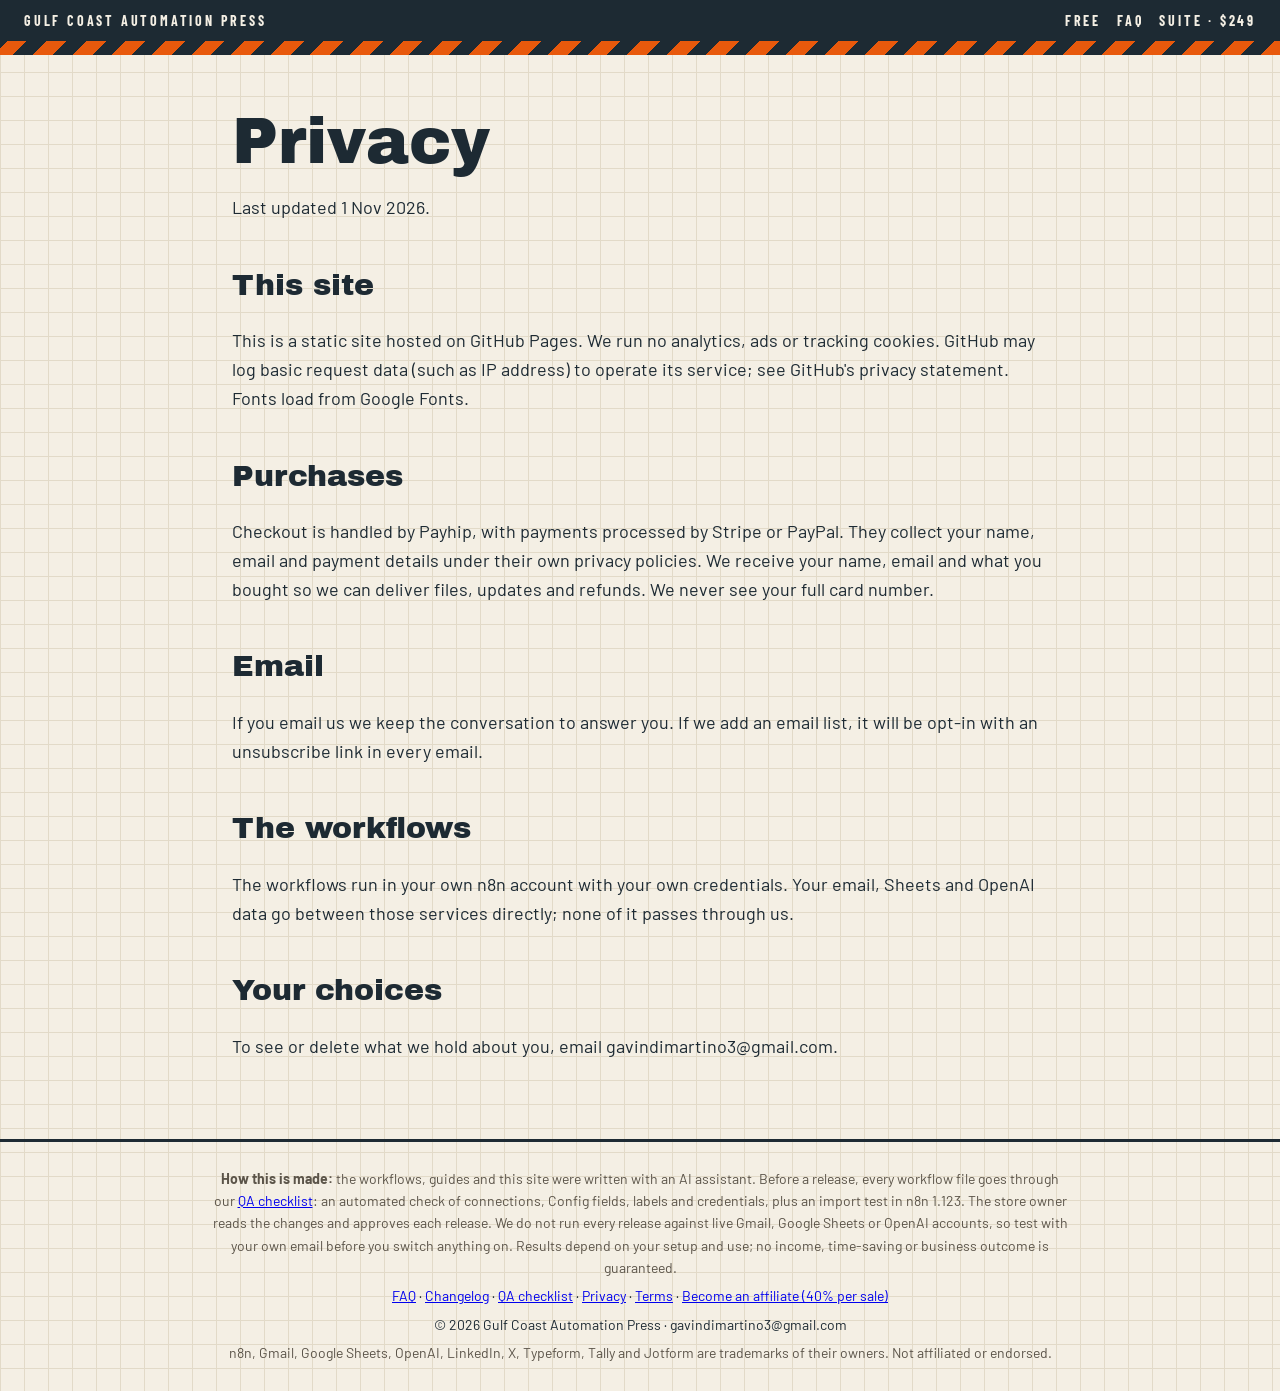
<file: privacy/index.html>
<!doctype html><html lang=en><head><meta charset=utf-8><meta name=viewport content="width=device-width,initial-scale=1"><title>Privacy · Gulf Coast Automation Press</title><meta name=description content="Privacy policy."><link rel=stylesheet href="/style.css"></head><body><nav><a href="/">GULF COAST AUTOMATION PRESS</a><span class=navr><a href="/free/">FREE</a><a href="/faq/">FAQ</a><a href="https://payhip.com/b/FG4vy">SUITE · $249</a></span></nav><div class=stripe></div><main><h1>Privacy</h1><p>Last updated 1 Nov 2026.</p><h2>This site</h2><p>This is a static site hosted on GitHub Pages. We run no analytics, ads or tracking cookies. GitHub may log basic request data (such as IP address) to operate its service; see GitHub's privacy statement. Fonts load from Google Fonts.</p><h2>Purchases</h2><p>Checkout is handled by Payhip, with payments processed by Stripe or PayPal. They collect your name, email and payment details under their own privacy policies. We receive your name, email and what you bought so we can deliver files, updates and refunds. We never see your full card number.</p><h2>Email</h2><p>If you email us we keep the conversation to answer you. If we add an email list, it will be opt-in with an unsubscribe link in every email.</p><h2>The workflows</h2><p>The workflows run in your own n8n account with your own credentials. Your email, Sheets and OpenAI data go between those services directly; none of it passes through us.</p><h2>Your choices</h2><p>To see or delete what we hold about you, email gavindimartino3@gmail.com.</p></main><footer><p class=small><b>How this is made:</b> the workflows, guides and this site were written with an AI assistant. Before a release, every workflow file goes through our <a href="/qa/">QA checklist</a>: an automated check of connections, Config fields, labels and credentials, plus an import test in n8n 1.123. The store owner reads the changes and approves each release. We do not run every release against live Gmail, Google Sheets or OpenAI accounts, so test with your own email before you switch anything on. Results depend on your setup and use; no income, time-saving or business outcome is guaranteed.</p><p><a href="/faq/">FAQ</a> · <a href="/changelog/">Changelog</a> · <a href="/qa/">QA checklist</a> · <a href="/privacy/">Privacy</a> · <a href="/terms/">Terms</a> · <a href="https://payhip.com/auth/register/af6ae660e6de88c">Become an affiliate (40% per sale)</a></p><p>© 2026 Gulf Coast Automation Press · gavindimartino3@gmail.com</p><p class=small>n8n, Gmail, Google Sheets, OpenAI, LinkedIn, X, Typeform, Tally and Jotform are trademarks of their owners. Not affiliated or endorsed.</p></footer></body></html>
</file>
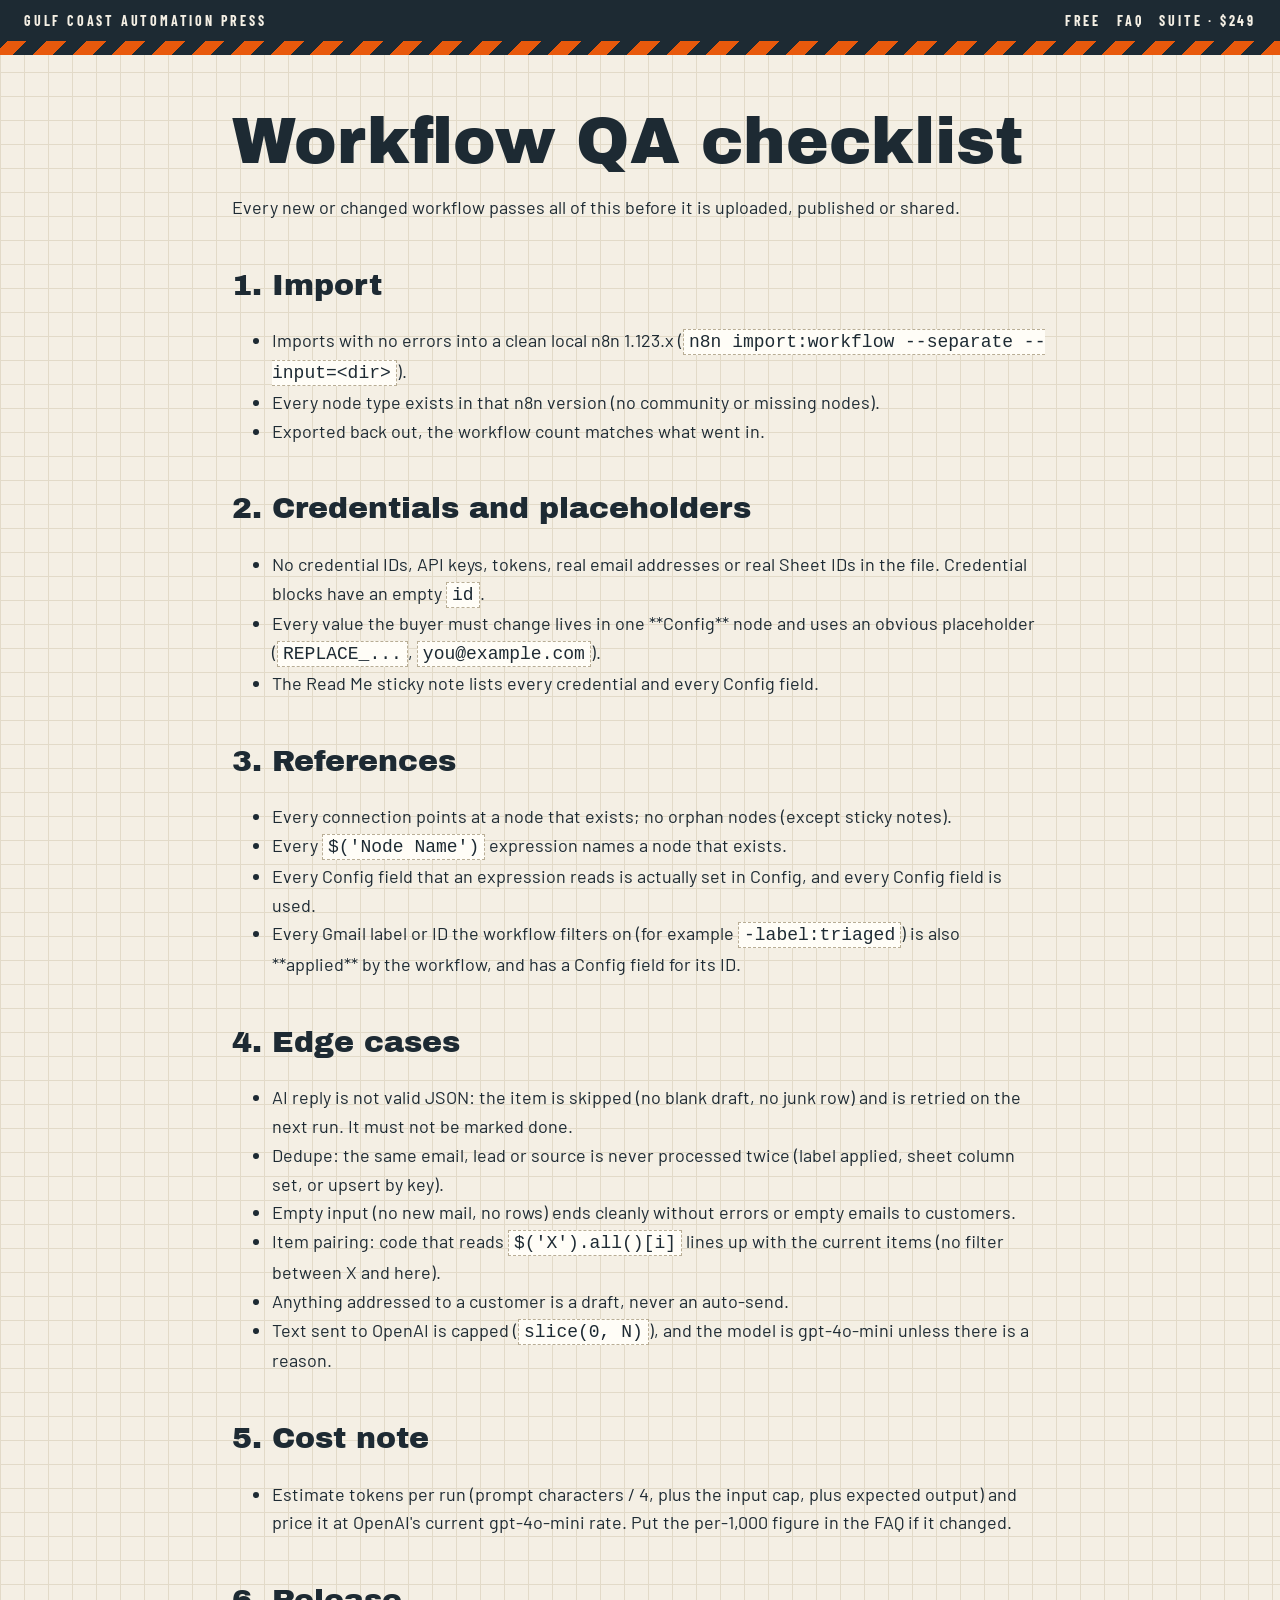
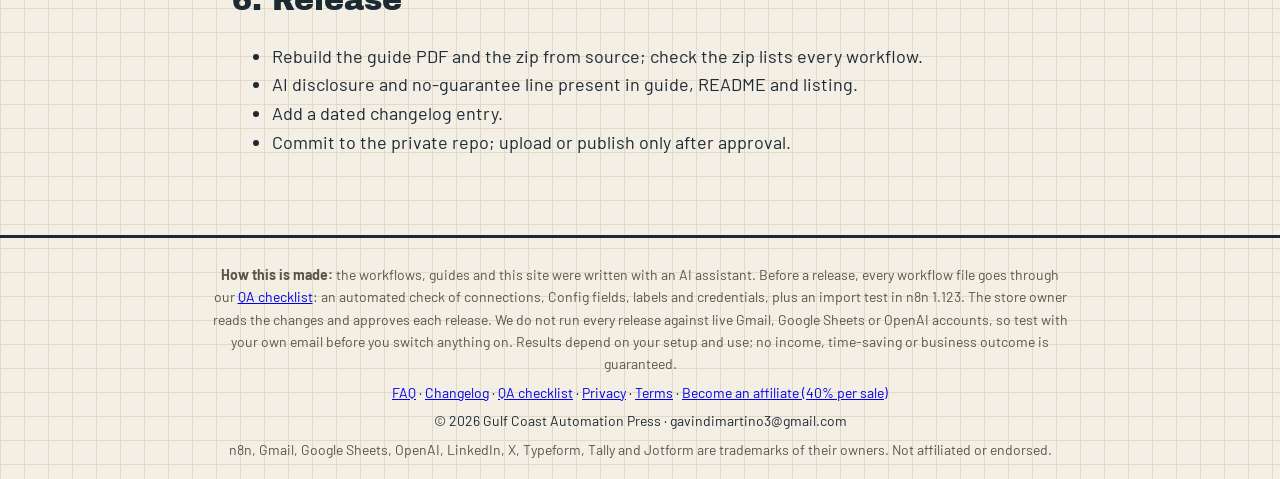
<file: qa/index.html>
<!doctype html><html lang=en><head><meta charset=utf-8><meta name=viewport content="width=device-width,initial-scale=1"><title>QA checklist · Gulf Coast Automation Press</title><meta name=description content="The checklist every n8n workflow passes before release."><link rel=stylesheet href="/style.css"></head><body><nav><a href="/">GULF COAST AUTOMATION PRESS</a><span class=navr><a href="/free/">FREE</a><a href="/faq/">FAQ</a><a href="https://payhip.com/b/FG4vy">SUITE · $249</a></span></nav><div class=stripe></div><main><h1>Workflow QA checklist</h1><p>Every new or changed workflow passes all of this before it is uploaded, published or shared.</p><h2>1. Import</h2><ul><li>Imports with no errors into a clean local n8n 1.123.x (<code>n8n import:workflow --separate --input=&lt;dir&gt;</code>).</li><li>Every node type exists in that n8n version (no community or missing nodes).</li><li>Exported back out, the workflow count matches what went in.</li></ul><h2>2. Credentials and placeholders</h2><ul><li>No credential IDs, API keys, tokens, real email addresses or real Sheet IDs in the file. Credential blocks have an empty <code>id</code>.</li><li>Every value the buyer must change lives in one **Config** node and uses an obvious placeholder (<code>REPLACE_...</code>, <code>you@example.com</code>).</li><li>The Read Me sticky note lists every credential and every Config field.</li></ul><h2>3. References</h2><ul><li>Every connection points at a node that exists; no orphan nodes (except sticky notes).</li><li>Every <code>$(&#x27;Node Name&#x27;)</code> expression names a node that exists.</li><li>Every Config field that an expression reads is actually set in Config, and every Config field is used.</li><li>Every Gmail label or ID the workflow filters on (for example <code>-label:triaged</code>) is also **applied** by the workflow, and has a Config field for its ID.</li></ul><h2>4. Edge cases</h2><ul><li>AI reply is not valid JSON: the item is skipped (no blank draft, no junk row) and is retried on the next run. It must not be marked done.</li><li>Dedupe: the same email, lead or source is never processed twice (label applied, sheet column set, or upsert by key).</li><li>Empty input (no new mail, no rows) ends cleanly without errors or empty emails to customers.</li><li>Item pairing: code that reads <code>$(&#x27;X&#x27;).all()[i]</code> lines up with the current items (no filter between X and here).</li><li>Anything addressed to a customer is a draft, never an auto-send.</li><li>Text sent to OpenAI is capped (<code>slice(0, N)</code>), and the model is gpt-4o-mini unless there is a reason.</li></ul><h2>5. Cost note</h2><ul><li>Estimate tokens per run (prompt characters / 4, plus the input cap, plus expected output) and price it at OpenAI&#x27;s current gpt-4o-mini rate. Put the per-1,000 figure in the FAQ if it changed.</li></ul><h2>6. Release</h2><ul><li>Rebuild the guide PDF and the zip from source; check the zip lists every workflow.</li><li>AI disclosure and no-guarantee line present in guide, README and listing.</li><li>Add a dated changelog entry.</li><li>Commit to the private repo; upload or publish only after approval.</li></ul></main><footer><p class=small><b>How this is made:</b> the workflows, guides and this site were written with an AI assistant. Before a release, every workflow file goes through our <a href="/qa/">QA checklist</a>: an automated check of connections, Config fields, labels and credentials, plus an import test in n8n 1.123. The store owner reads the changes and approves each release. We do not run every release against live Gmail, Google Sheets or OpenAI accounts, so test with your own email before you switch anything on. Results depend on your setup and use; no income, time-saving or business outcome is guaranteed.</p><p><a href="/faq/">FAQ</a> · <a href="/changelog/">Changelog</a> · <a href="/qa/">QA checklist</a> · <a href="/privacy/">Privacy</a> · <a href="/terms/">Terms</a> · <a href="https://payhip.com/auth/register/af6ae660e6de88c">Become an affiliate (40% per sale)</a></p><p>© 2026 Gulf Coast Automation Press · gavindimartino3@gmail.com</p><p class=small>n8n, Gmail, Google Sheets, OpenAI, LinkedIn, X, Typeform, Tally and Jotform are trademarks of their owners. Not affiliated or endorsed.</p></footer></body></html>
</file>
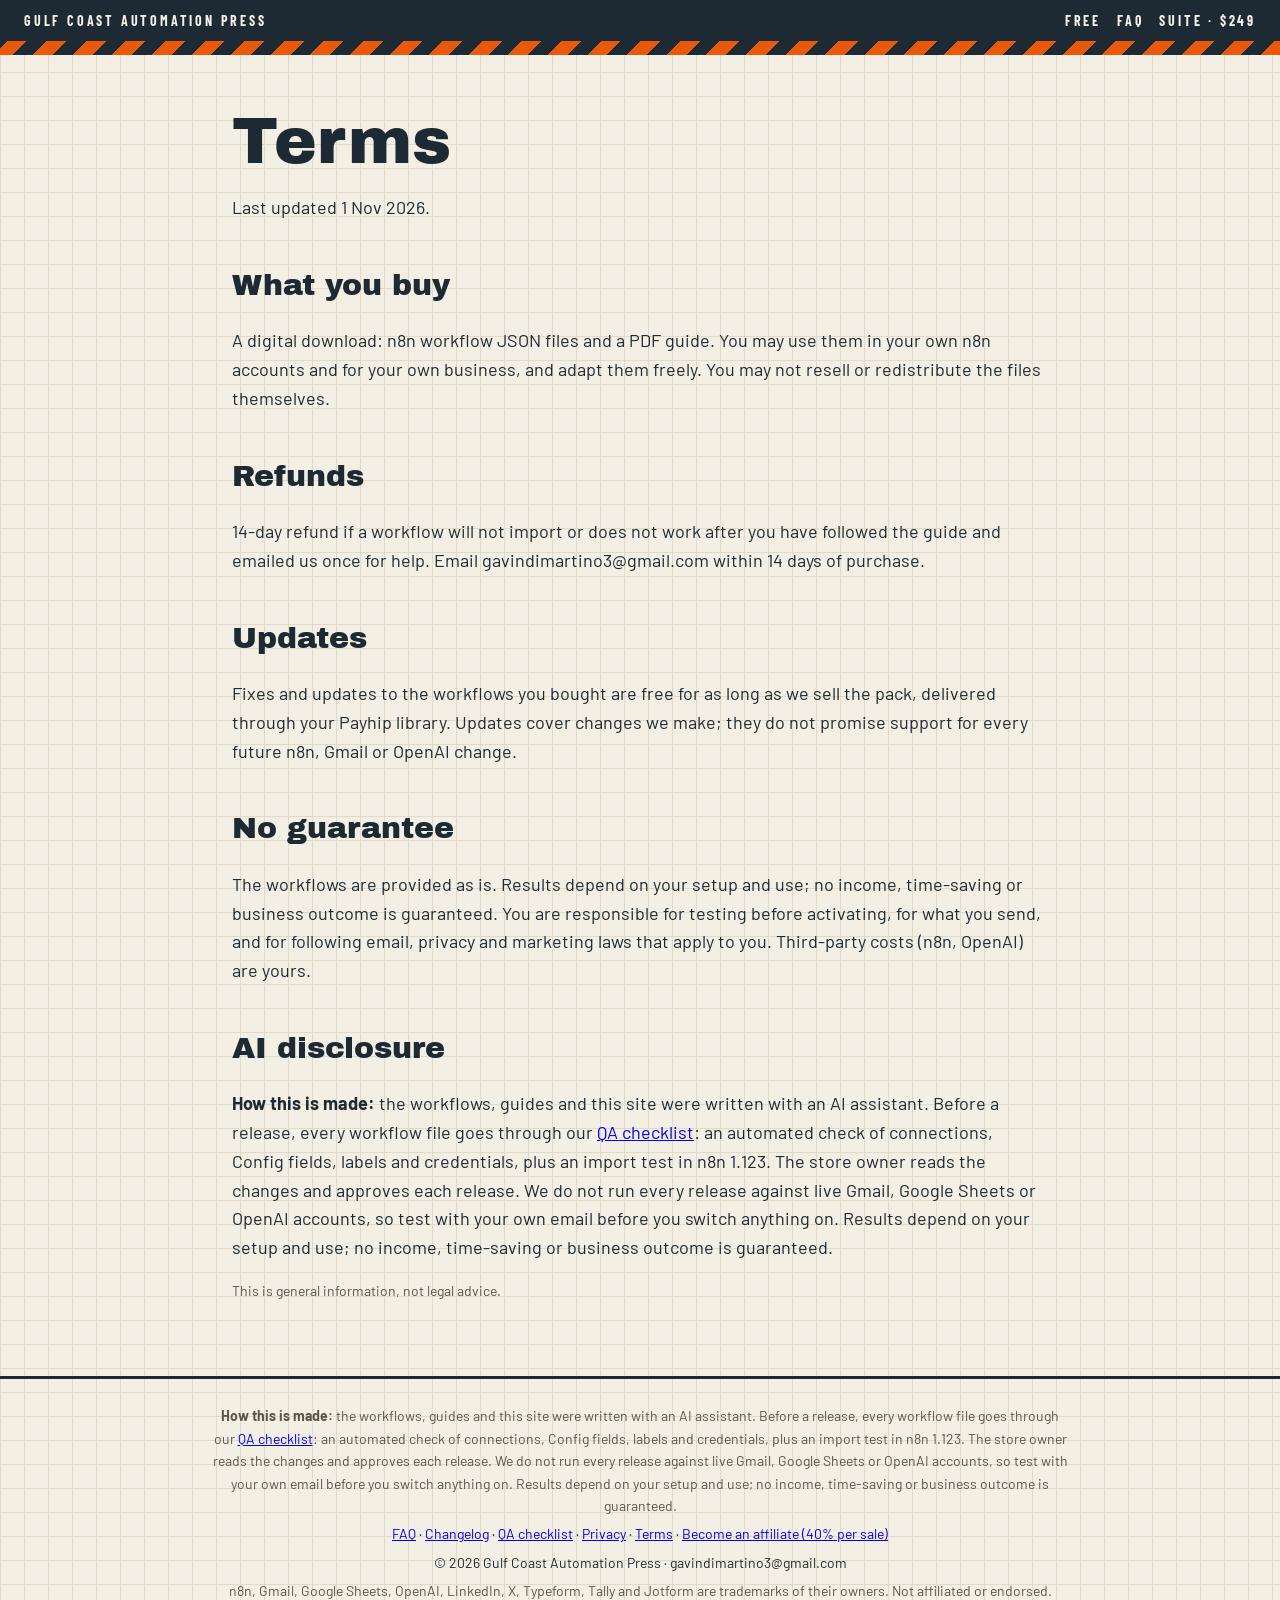
<file: terms/index.html>
<!doctype html><html lang=en><head><meta charset=utf-8><meta name=viewport content="width=device-width,initial-scale=1"><title>Terms · Gulf Coast Automation Press</title><meta name=description content="Terms of sale and use."><link rel=stylesheet href="/style.css"></head><body><nav><a href="/">GULF COAST AUTOMATION PRESS</a><span class=navr><a href="/free/">FREE</a><a href="/faq/">FAQ</a><a href="https://payhip.com/b/FG4vy">SUITE · $249</a></span></nav><div class=stripe></div><main><h1>Terms</h1><p>Last updated 1 Nov 2026.</p><h2>What you buy</h2><p>A digital download: n8n workflow JSON files and a PDF guide. You may use them in your own n8n accounts and for your own business, and adapt them freely. You may not resell or redistribute the files themselves.</p><h2>Refunds</h2><p>14-day refund if a workflow will not import or does not work after you have followed the guide and emailed us once for help. Email gavindimartino3@gmail.com within 14 days of purchase.</p><h2>Updates</h2><p>Fixes and updates to the workflows you bought are free for as long as we sell the pack, delivered through your Payhip library. Updates cover changes we make; they do not promise support for every future n8n, Gmail or OpenAI change.</p><h2>No guarantee</h2><p>The workflows are provided as is. Results depend on your setup and use; no income, time-saving or business outcome is guaranteed. You are responsible for testing before activating, for what you send, and for following email, privacy and marketing laws that apply to you. Third-party costs (n8n, OpenAI) are yours.</p><h2>AI disclosure</h2><p><b>How this is made:</b> the workflows, guides and this site were written with an AI assistant. Before a release, every workflow file goes through our <a href="/qa/">QA checklist</a>: an automated check of connections, Config fields, labels and credentials, plus an import test in n8n 1.123. The store owner reads the changes and approves each release. We do not run every release against live Gmail, Google Sheets or OpenAI accounts, so test with your own email before you switch anything on. Results depend on your setup and use; no income, time-saving or business outcome is guaranteed.</p><p class=small>This is general information, not legal advice.</p></main><footer><p class=small><b>How this is made:</b> the workflows, guides and this site were written with an AI assistant. Before a release, every workflow file goes through our <a href="/qa/">QA checklist</a>: an automated check of connections, Config fields, labels and credentials, plus an import test in n8n 1.123. The store owner reads the changes and approves each release. We do not run every release against live Gmail, Google Sheets or OpenAI accounts, so test with your own email before you switch anything on. Results depend on your setup and use; no income, time-saving or business outcome is guaranteed.</p><p><a href="/faq/">FAQ</a> · <a href="/changelog/">Changelog</a> · <a href="/qa/">QA checklist</a> · <a href="/privacy/">Privacy</a> · <a href="/terms/">Terms</a> · <a href="https://payhip.com/auth/register/af6ae660e6de88c">Become an affiliate (40% per sale)</a></p><p>© 2026 Gulf Coast Automation Press · gavindimartino3@gmail.com</p><p class=small>n8n, Gmail, Google Sheets, OpenAI, LinkedIn, X, Typeform, Tally and Jotform are trademarks of their owners. Not affiliated or endorsed.</p></footer></body></html>
</file>
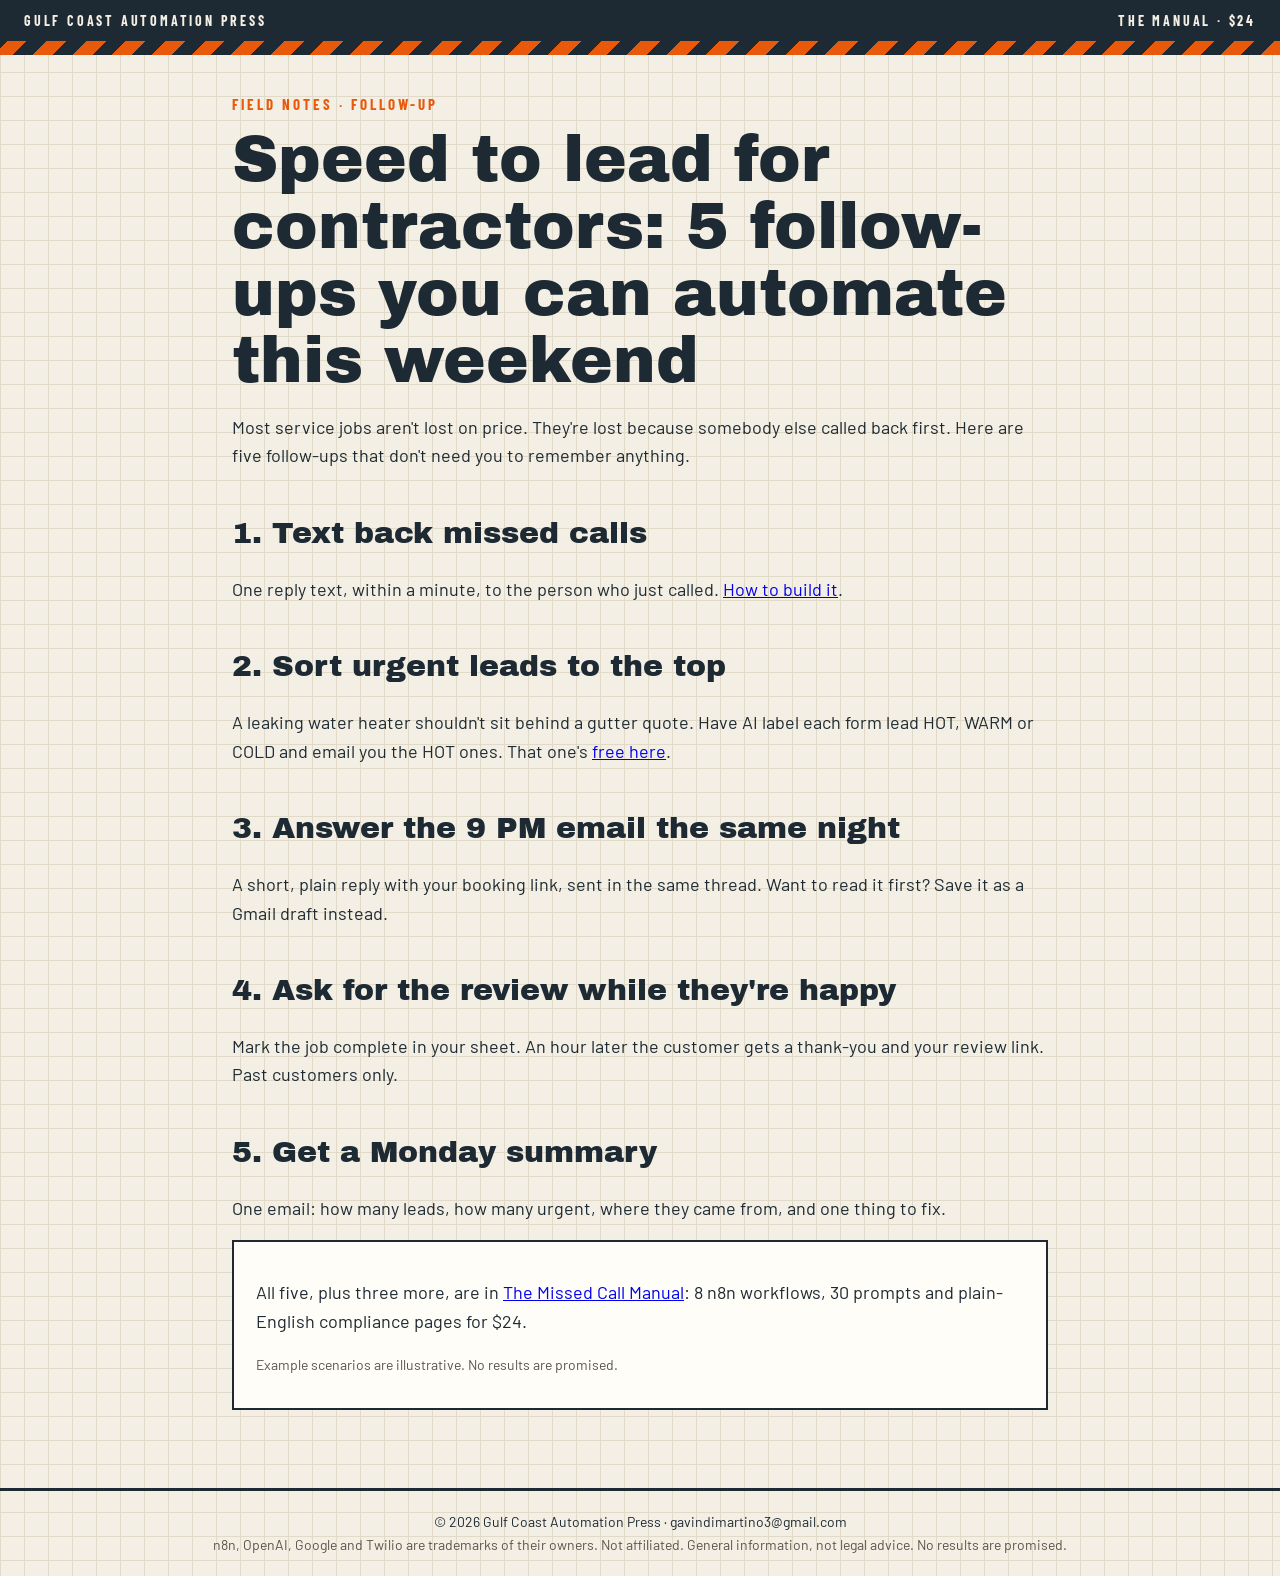
<file: articles/lead-follow-up-for-contractors.html>
<!doctype html><html lang=en><head><meta charset=utf-8><meta name=viewport content="width=device-width,initial-scale=1"><title>Speed to lead for contractors: 5 follow-ups to automate</title><meta name=description content="Five follow-ups a plumbing, HVAC or roofing shop can automate with n8n and Google Sheets, without cold spam."><meta property=og:title content="Speed to lead for contractors: 5 follow-ups to automate"><meta property=og:description content="Five follow-ups a plumbing, HVAC or roofing shop can automate with n8n and Google Sheets, without cold spam."><meta property=og:image content="../cover.png"><link rel=stylesheet href="../style.css"></head><body><nav><a href="../index.html">GULF COAST AUTOMATION PRESS</a><a href="https://payhip.com/b/NRvOV">THE MANUAL · $24</a></nav><div class=stripe></div><main>
<div class=k>Field notes · follow-up</div><h1>Speed to lead for contractors: 5 follow-ups you can automate this weekend</h1>
<p>Most service jobs aren't lost on price. They're lost because somebody else called back first. Here are five follow-ups that don't need you to remember anything.</p>
<h2>1. Text back missed calls</h2><p>One reply text, within a minute, to the person who just called. <a href="missed-call-text-back-n8n.html">How to build it</a>.</p>
<h2>2. Sort urgent leads to the top</h2><p>A leaking water heater shouldn't sit behind a gutter quote. Have AI label each form lead HOT, WARM or COLD and email you the HOT ones. That one's <a href="../index.html#free">free here</a>.</p>
<h2>3. Answer the 9 PM email the same night</h2><p>A short, plain reply with your booking link, sent in the same thread. Want to read it first? Save it as a Gmail draft instead.</p>
<h2>4. Ask for the review while they're happy</h2><p>Mark the job complete in your sheet. An hour later the customer gets a thank-you and your review link. Past customers only.</p>
<h2>5. Get a Monday summary</h2><p>One email: how many leads, how many urgent, where they came from, and one thing to fix.</p>
<div class=card><p>All five, plus three more, are in <a href="https://payhip.com/b/NRvOV">The Missed Call Manual</a>: 8 n8n workflows, 30 prompts and plain-English compliance pages for $24.</p><p class=small>Example scenarios are illustrative. No results are promised.</p></div></main><footer>© 2026 Gulf Coast Automation Press · gavindimartino3@gmail.com<br><span class=small>n8n, OpenAI, Google and Twilio are trademarks of their owners. Not affiliated. General information, not legal advice. No results are promised.</span></footer></body></html>
</file>
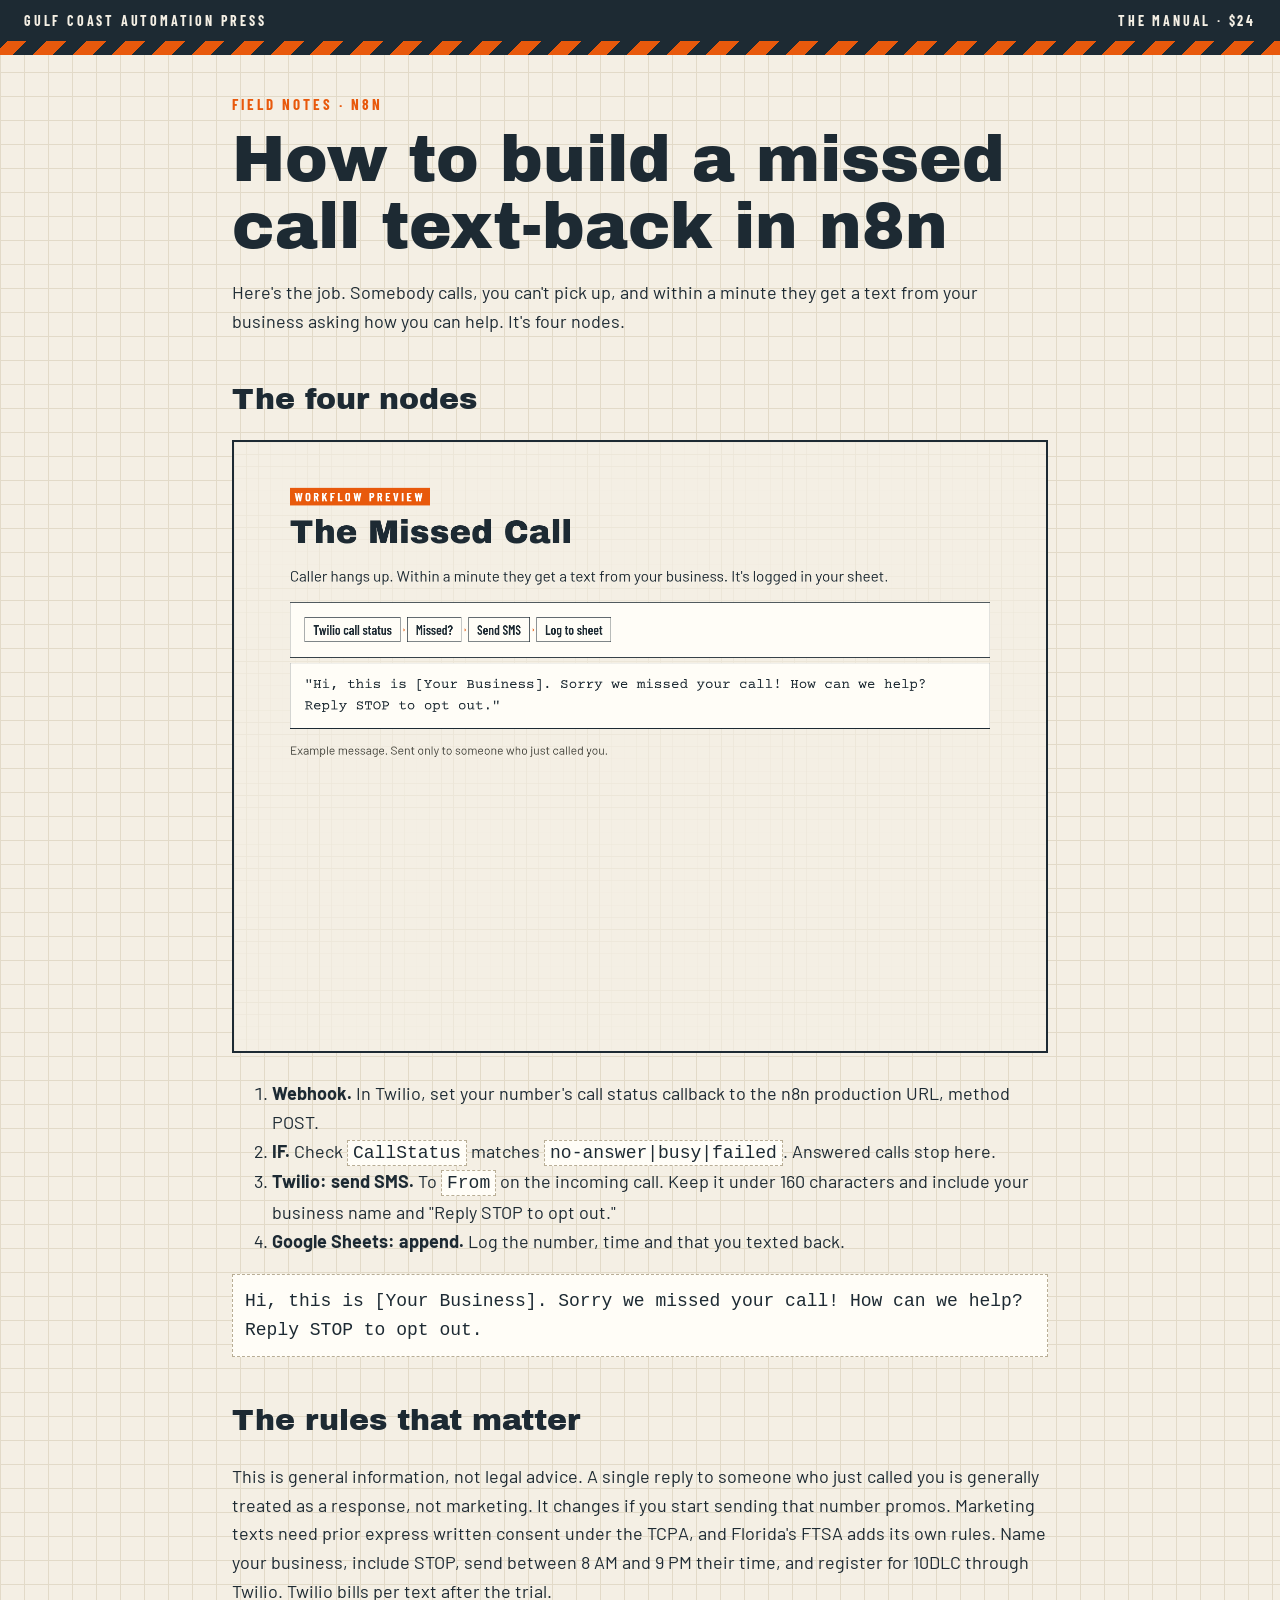
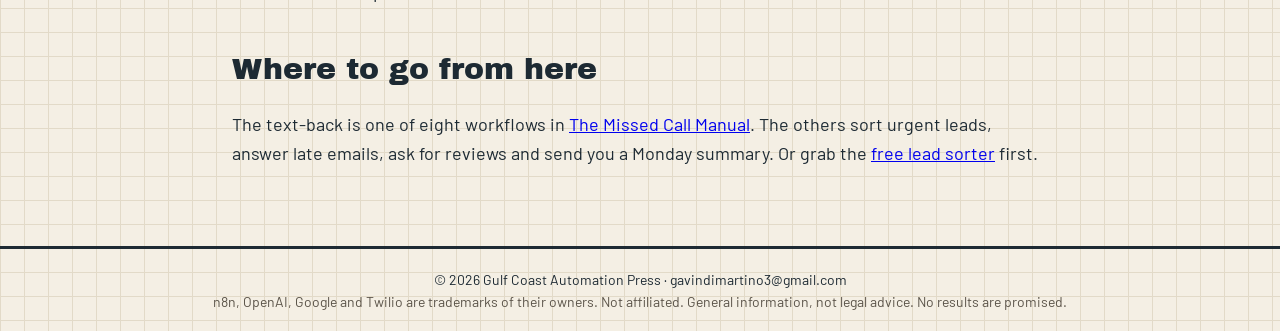
<file: articles/missed-call-text-back-n8n.html>
<!doctype html><html lang=en><head><meta charset=utf-8><meta name=viewport content="width=device-width,initial-scale=1"><title>How to build a missed call text-back in n8n (TCPA-friendly)</title><meta name=description content="Step by step: Twilio call status webhook, IF node for no-answer, one reply SMS with STOP line, and a Google Sheets log. Plus the consent rules that matter."><meta property=og:title content="How to build a missed call text-back in n8n (TCPA-friendly)"><meta property=og:description content="Step by step: Twilio call status webhook, IF node for no-answer, one reply SMS with STOP line, and a Google Sheets log. Plus the consent rules that matter."><meta property=og:image content="../cover.png"><link rel=stylesheet href="../style.css"></head><body><nav><a href="../index.html">GULF COAST AUTOMATION PRESS</a><a href="https://payhip.com/b/NRvOV">THE MANUAL · $24</a></nav><div class=stripe></div><main>
<div class=k>Field notes · n8n</div><h1>How to build a missed call text-back in n8n</h1>
<p>Here's the job. Somebody calls, you can't pick up, and within a minute they get a text from your business asking how you can help. It's four nodes.</p>
<h2>The four nodes</h2><img src="../flow.png" alt="Missed call workflow"><ol><li><b>Webhook.</b> In Twilio, set your number's call status callback to the n8n production URL, method POST.</li><li><b>IF.</b> Check <code>CallStatus</code> matches <code>no-answer|busy|failed</code>. Answered calls stop here.</li><li><b>Twilio: send SMS.</b> To <code>From</code> on the incoming call. Keep it under 160 characters and include your business name and "Reply STOP to opt out."</li><li><b>Google Sheets: append.</b> Log the number, time and that you texted back.</li></ol>
<pre>Hi, this is [Your Business]. Sorry we missed your call! How can we help? Reply STOP to opt out.</pre>
<h2>The rules that matter</h2><p>This is general information, not legal advice. A single reply to someone who just called you is generally treated as a response, not marketing. It changes if you start sending that number promos. Marketing texts need prior express written consent under the TCPA, and Florida's FTSA adds its own rules. Name your business, include STOP, send between 8 AM and 9 PM their time, and register for 10DLC through Twilio. Twilio bills per text after the trial.</p>
<h2>Where to go from here</h2><p>The text-back is one of eight workflows in <a href="https://payhip.com/b/NRvOV">The Missed Call Manual</a>. The others sort urgent leads, answer late emails, ask for reviews and send you a Monday summary. Or grab the <a href="../index.html#free">free lead sorter</a> first.</p></main><footer>© 2026 Gulf Coast Automation Press · gavindimartino3@gmail.com<br><span class=small>n8n, OpenAI, Google and Twilio are trademarks of their owners. Not affiliated. General information, not legal advice. No results are promised.</span></footer></body></html>
</file>
<file: style.css>
@import url('https://fonts.googleapis.com/css2?family=Archivo+Black&family=Barlow:wght@400;600&family=Barlow+Condensed:wght@600;700&display=swap');
:root{--paper:#F4EFE4;--grid:#E2DAC8;--ink:#1D2A33;--orange:#E8590C;--card:#FFFDF7}
*{box-sizing:border-box}body{margin:0;background:var(--paper);background-image:linear-gradient(var(--grid) 1px,transparent 1px),linear-gradient(90deg,var(--grid) 1px,transparent 1px);background-size:24px 24px;color:var(--ink);font:18px/1.6 Barlow,system-ui,sans-serif}
.stripe{height:14px;background:repeating-linear-gradient(-45deg,var(--orange) 0 14px,var(--ink) 14px 28px)}
nav{background:var(--ink);color:var(--paper);font:700 14px 'Barlow Condensed';letter-spacing:.2em;padding:12px 24px;display:flex;justify-content:space-between}nav a{color:var(--paper);text-decoration:none}
main{max-width:860px;margin:0 auto;padding:40px 22px 60px}
h1,h2{font-family:'Archivo Black',sans-serif;font-weight:400;line-height:1.05}h1{font-size:clamp(36px,6vw,64px);margin:.2em 0}h2{font-size:30px;margin-top:1.6em}
.k{font:700 15px 'Barlow Condensed';letter-spacing:.2em;color:var(--orange);text-transform:uppercase}
.card{background:var(--card);border:2px solid var(--ink);padding:18px 22px;margin:18px 0}
.btn{display:inline-block;background:var(--ink);color:var(--paper);font:700 18px 'Barlow Condensed';letter-spacing:.12em;padding:14px 26px;text-decoration:none;border:2px solid var(--ink)}.btn:hover{background:var(--orange);border-color:var(--orange)}.btn.alt{background:transparent;color:var(--ink)}
img{max-width:100%;border:2px solid var(--ink)}code,pre{font-family:'Courier Prime',monospace;background:var(--card);border:1px dashed #b8ad95;padding:2px 5px}pre{padding:12px;white-space:pre-wrap}
.grid{display:grid;grid-template-columns:repeat(auto-fit,minmax(240px,1fr));gap:14px}.small{font-size:14px;color:#5b5449}
footer{border-top:3px solid var(--ink);padding:20px;text-align:center;font-size:14px}
nav{flex-wrap:wrap;gap:8px}.navr{display:flex;gap:16px;flex-wrap:wrap}
.best{border-width:4px;border-color:var(--orange)}
.tw{overflow-x:auto;-webkit-overflow-scrolling:touch}table{border-collapse:collapse;width:100%;min-width:520px;background:var(--card);font-size:16px}th,td{border:1px solid var(--ink);padding:8px 10px;text-align:left;vertical-align:top}th{background:var(--ink);color:var(--paper);font-family:'Barlow Condensed';letter-spacing:.06em}
.btn{margin:4px 4px 4px 0}footer p{margin:6px auto;max-width:860px}
@media (max-width:560px){body{font-size:17px}main{padding:28px 16px 48px}h2{font-size:24px}.btn{display:block;text-align:center;padding:12px 16px}nav{padding:10px 14px;font-size:13px;letter-spacing:.12em}.card{padding:14px 16px}}
</file>
